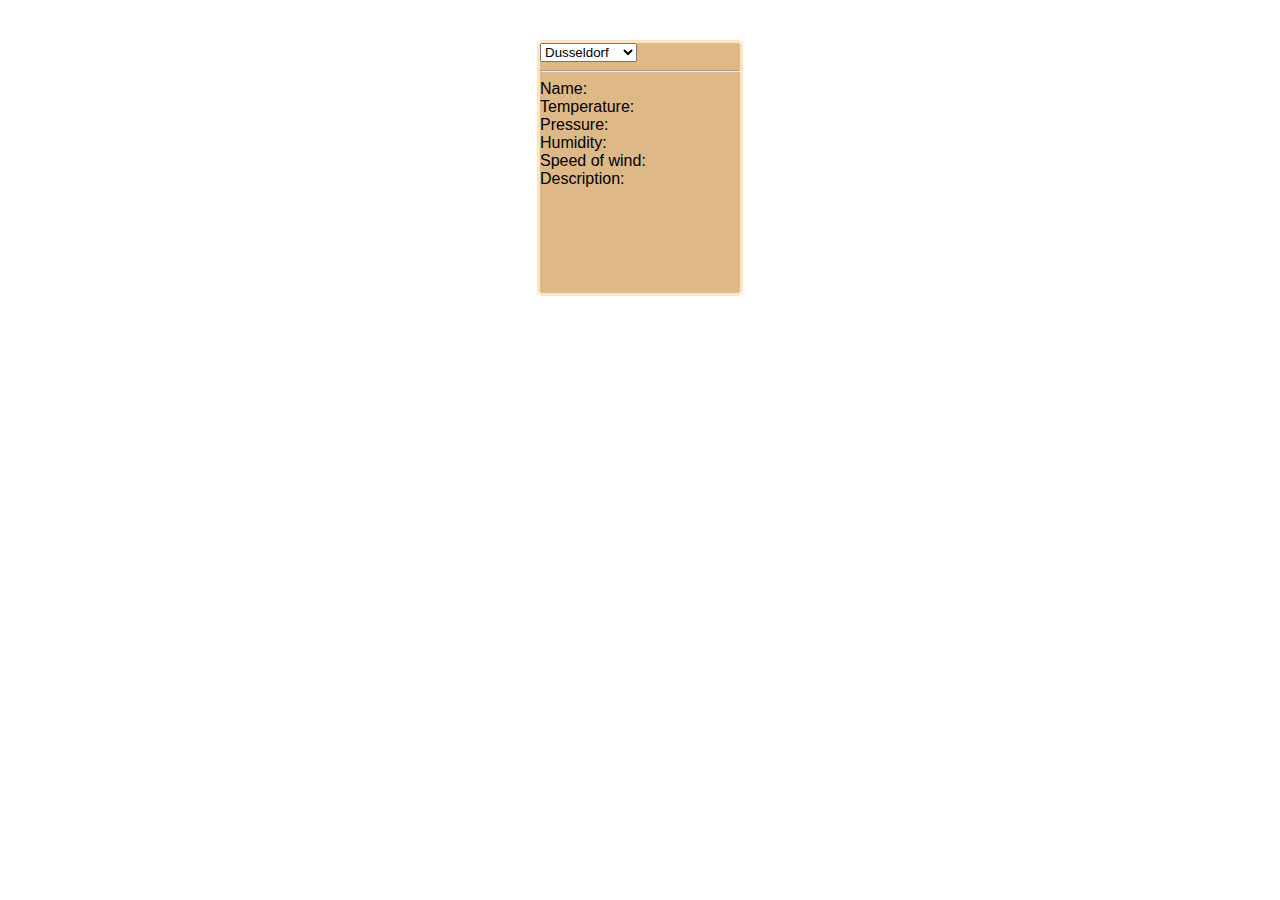
<file: weather_via_API/index.html>
<!DOCTYPE html>
<html lang="ru">

<head>
    <meta charset="UTF-8">
    <meta name="viewport" content="width=device-width, initial-scale=1.0">
    <meta http-equiv="X-UA-Compatible" content="ie=edge">
    <link rel="stylesheet" href="style.css">
    <title>Document</title>
</head>

<body>
    <div class="container">
        <div class="row">
            <div class="col-sm">
                <select id="city">
                    <option value="2934246">Dusseldorf</option>
                    <option value="698740">Odessa</option>
                    <option value="6453366">Oslo</option>
                    <option value="734077">Thessaloniki</option>
                    <select>
                        <hr>
                        <div class="out-1">Name: <span></span></div>
                        <div class="out-2">Temperature: <span></span></div>
                        <div class="out-3">Pressure: <span></span></div>
                        <div class="out-4">Humidity: <span></span></div>
                        <div class="out-5">Speed of wind: <span></span></div>
                        <div class="out-6">Description: <span></span></div>
                        <div class="out-7"><span></span></div>
            </div>
        </div>
    </div>
    <script src="script.js"></script>
</body>

</html>
</file>
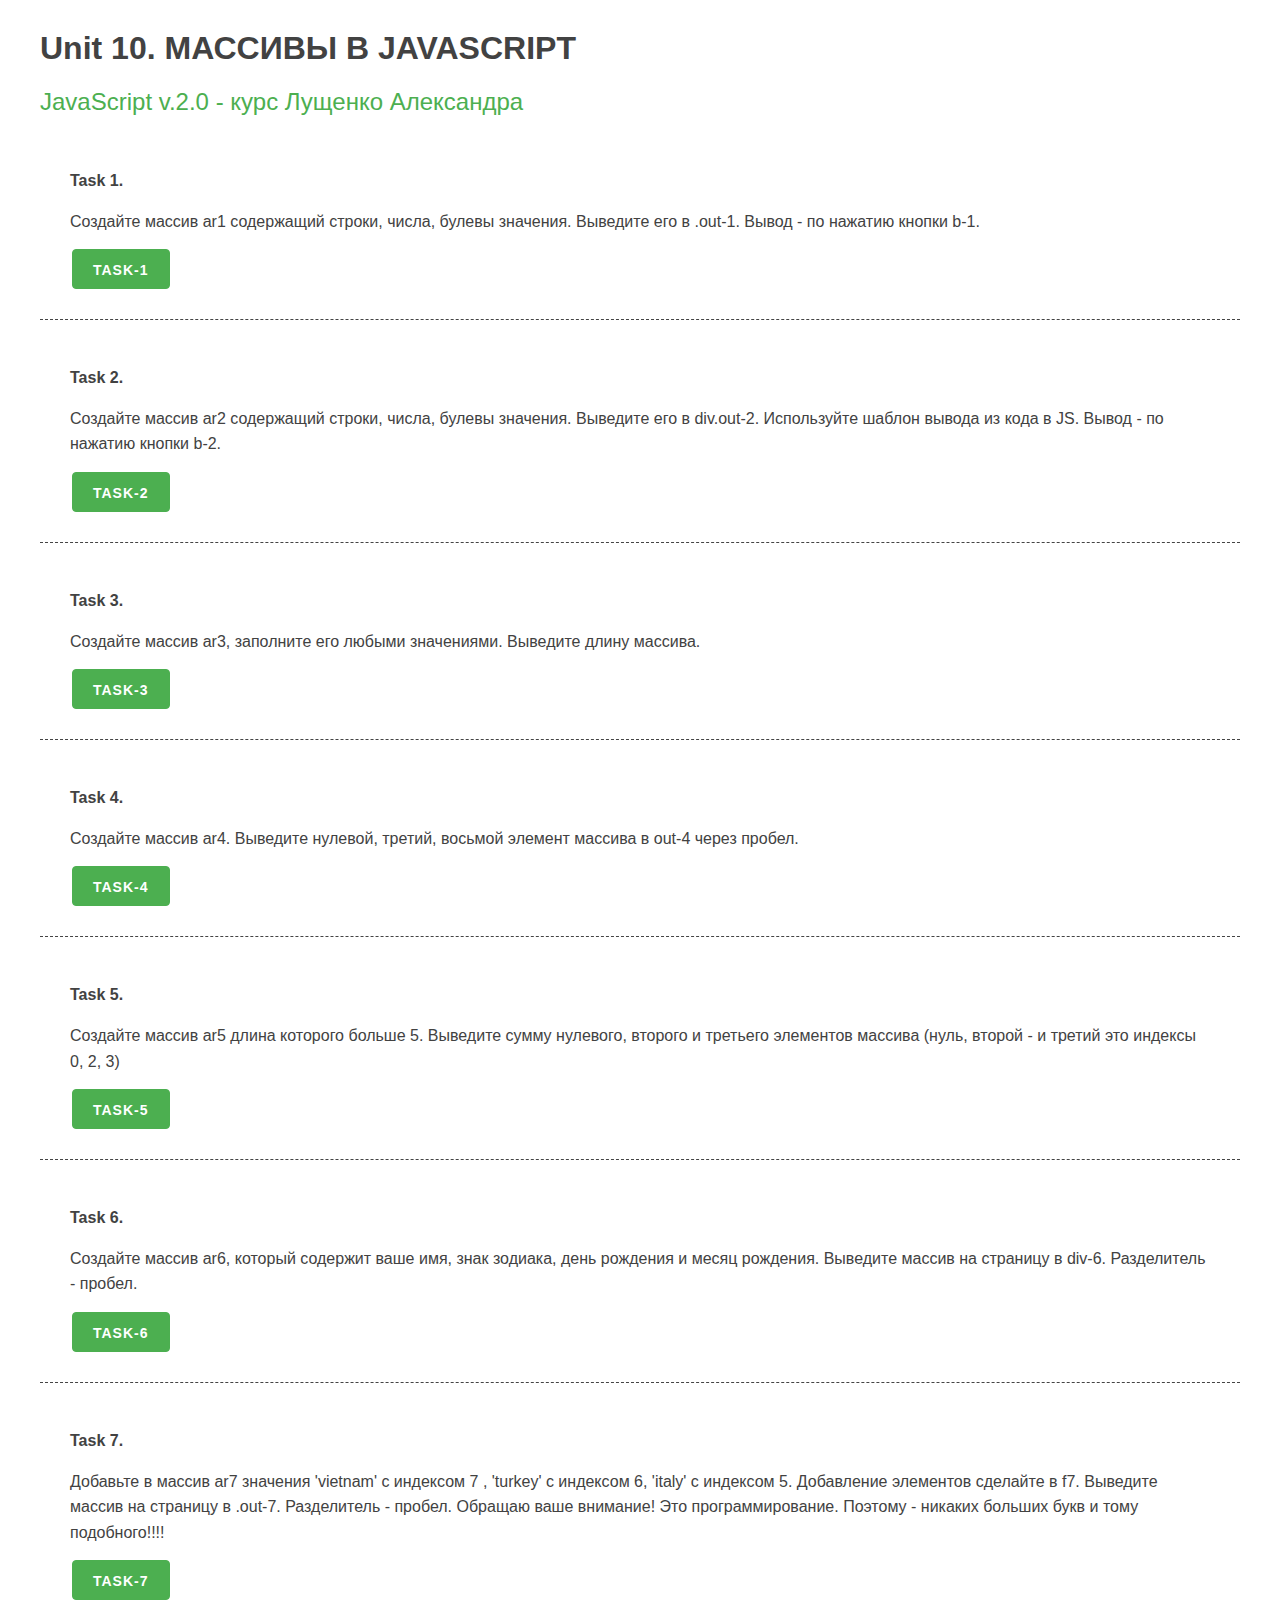
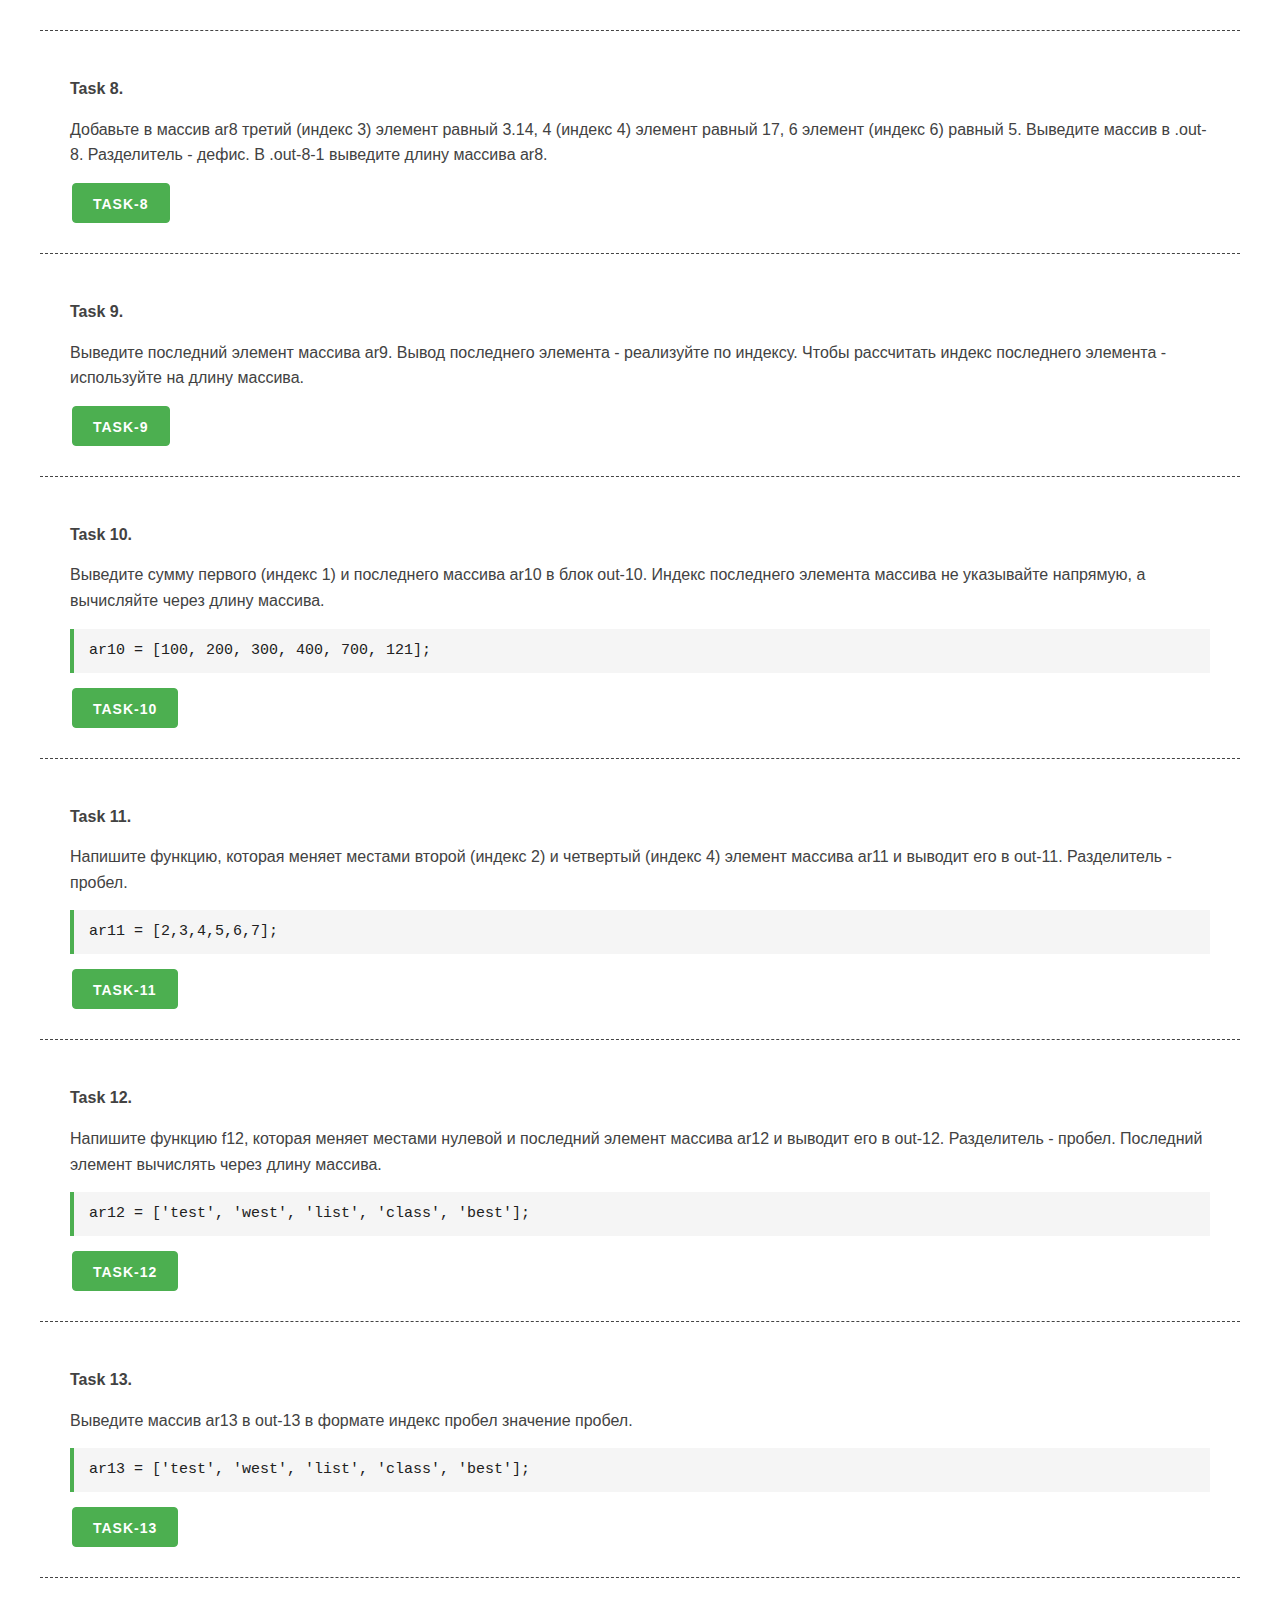
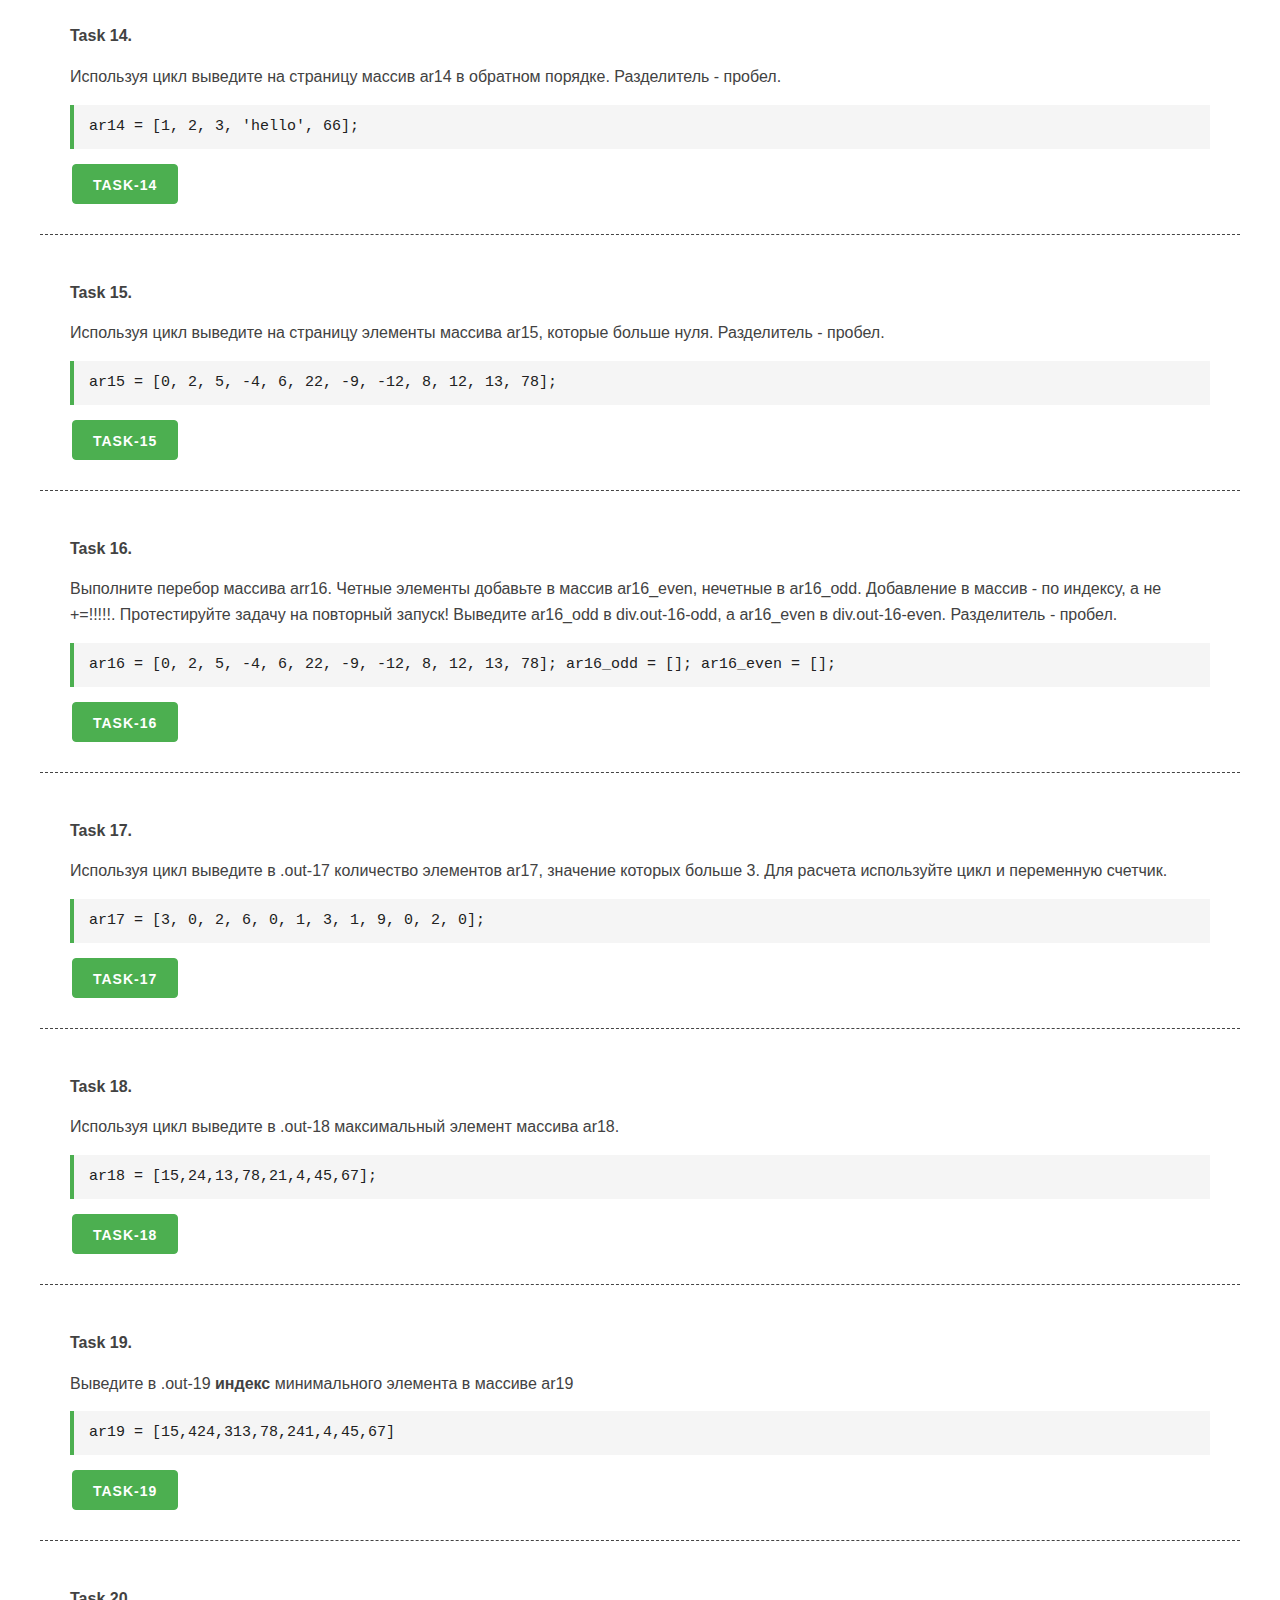
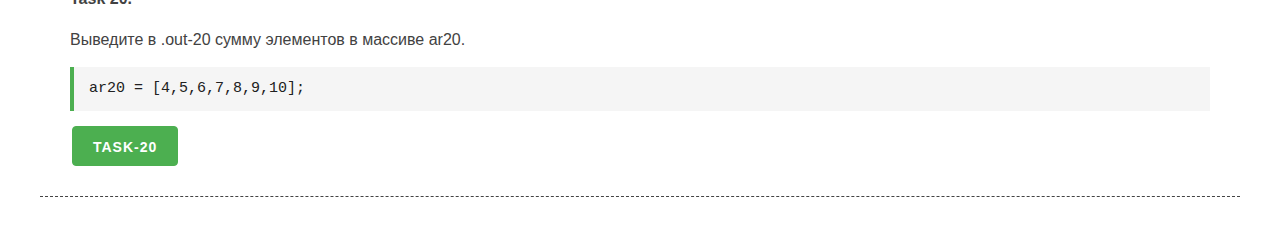
<file: arrays_in_js/unit_10.html>
<!DOCTYPE html>
<html lang="en">

<head>
    <meta charset="UTF-8">
    <meta name="viewport" content="width=device-width, initial-scale=1.0">
    <meta http-equiv="X-UA-Compatible" content="ie=edge">
    <link rel="stylesheet" href="css/mustard-ui.min.css">
    <link rel="stylesheet" href="css/style.css">
    <title>Unit 10</title>
</head>

<body>
    <div class="container">
        <h1>Unit 10. МАССИВЫ В JAVASCRIPT</h1>
        <h2><a href="https://itgid.info/course/javascript-2" target="_blank">JavaScript v.2.0 - курс Лущенко
                Александра</a></h2>

        <section>
            <p><b>Task 1.</b></p>
            <p>Создайте массив ar1 содержащий строки, числа, булевы значения. Выведите его в .out-1. Вывод - по нажатию
                кнопки b-1.</p>
            <button class="button-primary b-1">Task-1</button>
            <div class="out-1"></div>
        </section>

        <section>
            <p><b>Task 2.</b></p>
            <p>Создайте массив ar2 содержащий строки, числа, булевы значения. Выведите его в div.out-2. Используйте
                шаблон вывода из кода в JS. Вывод - по нажатию кнопки b-2.</p>
            <button class="button-primary b-2">Task-2</button>
            <div class="out-2"></div>
        </section>

        <section>
            <p><b>Task 3.</b></p>
            <p>Создайте массив ar3, заполните его любыми значениями. Выведите длину массива.</p>
            <button class="button-primary b-3">Task-3</button>
            <div class="out-3"></div>
        </section>

        <section>
            <p><b>Task 4.</b></p>
            <p>Создайте массив ar4. Выведите нулевой, третий, восьмой элемент массива в out-4 через пробел.</p>
            <button class="button-primary b-4">Task-4</button>
            <div class="out-4"></div>
        </section>

        <section>
            <p><b>Task 5.</b></p>
            <p>Создайте массив ar5 длина которого больше 5. Выведите сумму нулевого, второго и третьего элементов
                массива (нуль, второй - и третий это индексы 0, 2, 3)</p>
            <button class="button-primary b-5">Task-5</button>
            <div class="out-5"></div>
        </section>

        <section>
            <p><b>Task 6.</b></p>
            <p>Создайте массив ar6, который содержит ваше имя, знак зодиака, день рождения и месяц рождения. Выведите
                массив на страницу в div-6. Разделитель - пробел.</p>
            <button class="button-primary b-6">Task-6</button>
            <div class="out-6"></div>
        </section>

        <section>
            <p><b>Task 7.</b></p>
            <p>Добавьте в массив ar7 значения 'vietnam' с индексом 7 , 'turkey' с индексом 6, 'italy' с индексом 5.
                Добавление элементов сделайте в f7. Выведите массив на страницу в .out-7. Разделитель - пробел. Обращаю
                ваше внимание! Это программирование. Поэтому - никаких больших букв и тому подобного!!!!</p>
            <button class="button-primary b-7">Task-7</button>
            <div class="out-7"></div>
        </section>

        <section>
            <p><b>Task 8.</b></p>
            <p>Добавьте в массив ar8 третий (индекс 3) элемент равный 3.14, 4 (индекс 4) элемент равный 17, 6 элемент
                (индекс 6) равный 5. Выведите массив в .out-8. Разделитель - дефис. В .out-8-1 выведите длину массива
                ar8.</p>
            <button class="button-primary b-8">Task-8</button>
            <div class="out-8"></div>
            <div class="out-8-1"></div>
        </section>

        <section>
            <p><b>Task 9.</b></p>
            <p>Выведите последний элемент массива ar9. Вывод последнего элемента - реализуйте по индексу. Чтобы
                рассчитать индекс последнего элемента - используйте на длину массива. </p>
            <button class="button-primary b-9">Task-9</button>
            <div class="out-9"></div>
        </section>

        <section>
            <p><b>Task 10.</b></p>
            <p> Выведите сумму первого (индекс 1) и последнего массива ar10 в блок out-10. Индекс последнего элемента
                массива не указывайте напрямую, а вычисляйте через длину массива.</p>
            <pre>ar10 = [100, 200, 300, 400, 700, 121];</pre>
            <button class="button-primary b-10">Task-10</button>
            <div class="out-10"></div>
        </section>

        <section>
            <p><b>Task 11.</b></p>
            <p>Напишите функцию, которая меняет местами второй (индекс 2) и четвертый (индекс 4) элемент массива ar11 и
                выводит его в out-11. Разделитель - пробел.</p>
            <pre>ar11 = [2,3,4,5,6,7];</pre>
            <button class="button-primary b-11">Task-11</button>
            <div class="out-11"></div>
        </section>

        <section>
            <p><b>Task 12.</b></p>
            <p>Напишите функцию f12, которая меняет местами нулевой и последний элемент массива ar12 и выводит его в
                out-12. Разделитель - пробел. Последний элемент вычислять через длину массива.</p>
            <pre>ar12 = ['test', 'west', 'list', 'class', 'best'];</pre>
            <button class="button-primary b-12">Task-12</button>
            <div class="out-12"></div>
        </section>

        <section>
            <p><b>Task 13.</b></p>
            <p>Выведите массив ar13 в out-13 в формате индекс пробел значение пробел.</p>
            <pre>ar13 = ['test', 'west', 'list', 'class', 'best'];</pre>
            <button class="button-primary b-13">Task-13</button>
            <div class="out-13"></div>
        </section>

        <section>
            <p><b>Task 14.</b></p>
            <p>Используя цикл выведите на страницу массив ar14 в обратном порядке. Разделитель - пробел.</p>
            <pre>ar14 = [1, 2, 3, 'hello', 66];</pre>
            <button class="button-primary b-14">Task-14</button>
            <div class="out-14"></div>
        </section>

        <section>
            <p><b>Task 15.</b></p>
            <p>Используя цикл выведите на страницу элементы массива ar15, которые больше нуля. Разделитель - пробел.</p>
            <pre>ar15 = [0, 2, 5, -4, 6, 22, -9, -12, 8, 12, 13, 78];</pre>
            <button class="button-primary b-15">Task-15</button>
            <div class="out-15"></div>
        </section>

        <section>
            <p><b>Task 16.</b></p>
            <p>Выполните перебор массива arr16. Четные элементы добавьте в массив ar16_even, нечетные в ar16_odd.
                Добавление в массив - по индексу, а не +=!!!!!. Протестируйте задачу на повторный запуск! Выведите
                ar16_odd в div.out-16-odd, а ar16_even в div.out-16-even. Разделитель - пробел.</p>
            <pre>
ar16 = [0, 2, 5, -4, 6, 22, -9, -12, 8, 12, 13, 78];
ar16_odd = [];
ar16_even = [];
        </pre>
            <button class="button-primary b-16">Task-16</button>
            <div class="out-16-even"></div>
            <div class="out-16-odd"></div>
        </section>

        <section>
            <p><b>Task 17.</b></p>
            <p>Используя цикл выведите в .out-17 количество элементов ar17, значение которых больше 3. Для расчета
                используйте цикл и переменную счетчик.</p>
            <pre>ar17 =  [3, 0, 2, 6, 0, 1, 3, 1, 9, 0, 2, 0];</pre>
            <button class="button-primary b-17">Task-17</button>
            <div class="out-17"></div>
        </section>

        <section>
            <p><b>Task 18.</b></p>
            <p>Используя цикл выведите в .out-18 максимальный элемент массива ar18.</p>
            <pre>ar18 =  [15,24,13,78,21,4,45,67];</pre>
            <button class="button-primary b-18">Task-18</button>
            <div class="out-18"></div>
        </section>

        <section>
            <p><b>Task 19.</b></p>
            <p>Выведите в .out-19 <b>индекс</b> минимального элемента в массиве ar19</p>
            <pre>ar19 =  [15,424,313,78,241,4,45,67]</pre>
            <button class="button-primary b-19">Task-19</button>
            <div class="out-19"></div>
        </section>

        <section>
            <p><b>Task 20.</b></p>
            <p>Выведите в .out-20 сумму элементов в массиве ar20.</p>
            <pre> ar20 =  [4,5,6,7,8,9,10];</pre>
            <button class="button-primary b-20">Task-20</button>
            <div class="out-20"></div>
        </section>



    </div>

    <script src="unit_10.js"></script>
</body>

</html>
</file>
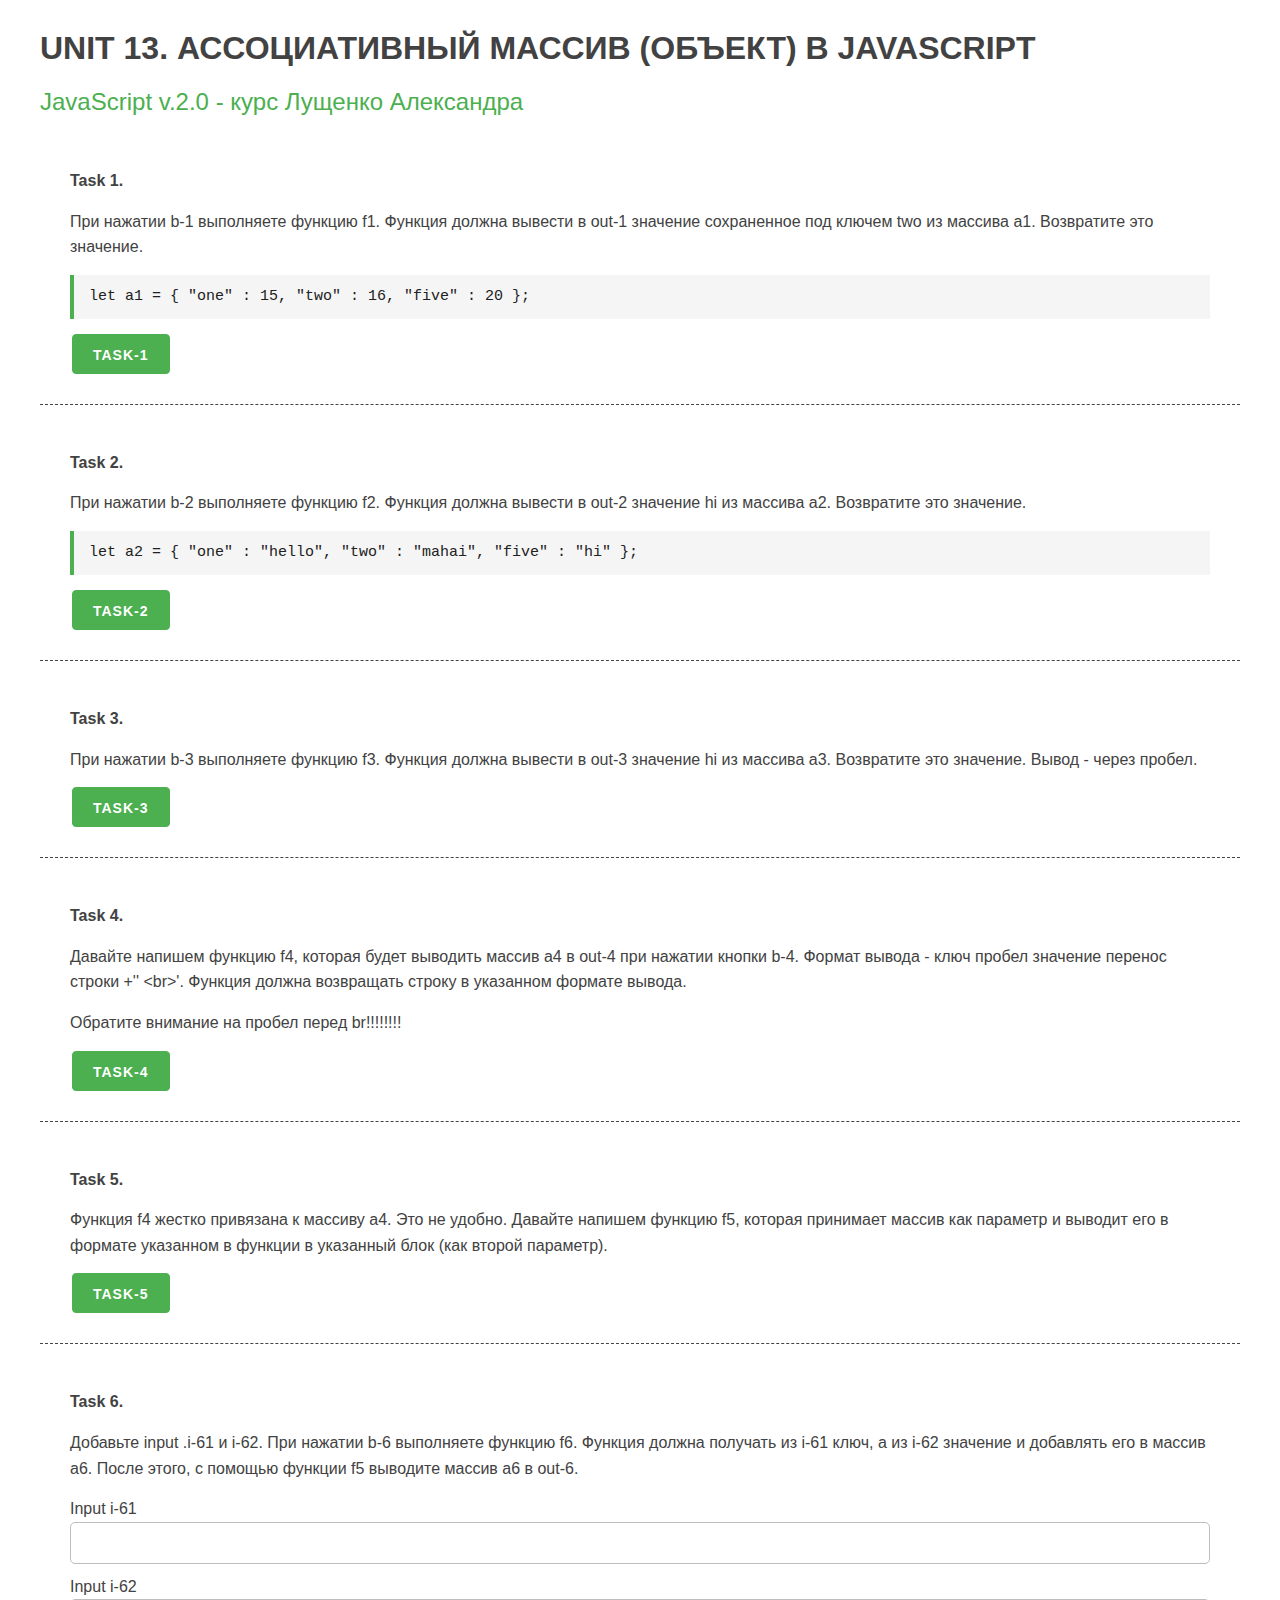
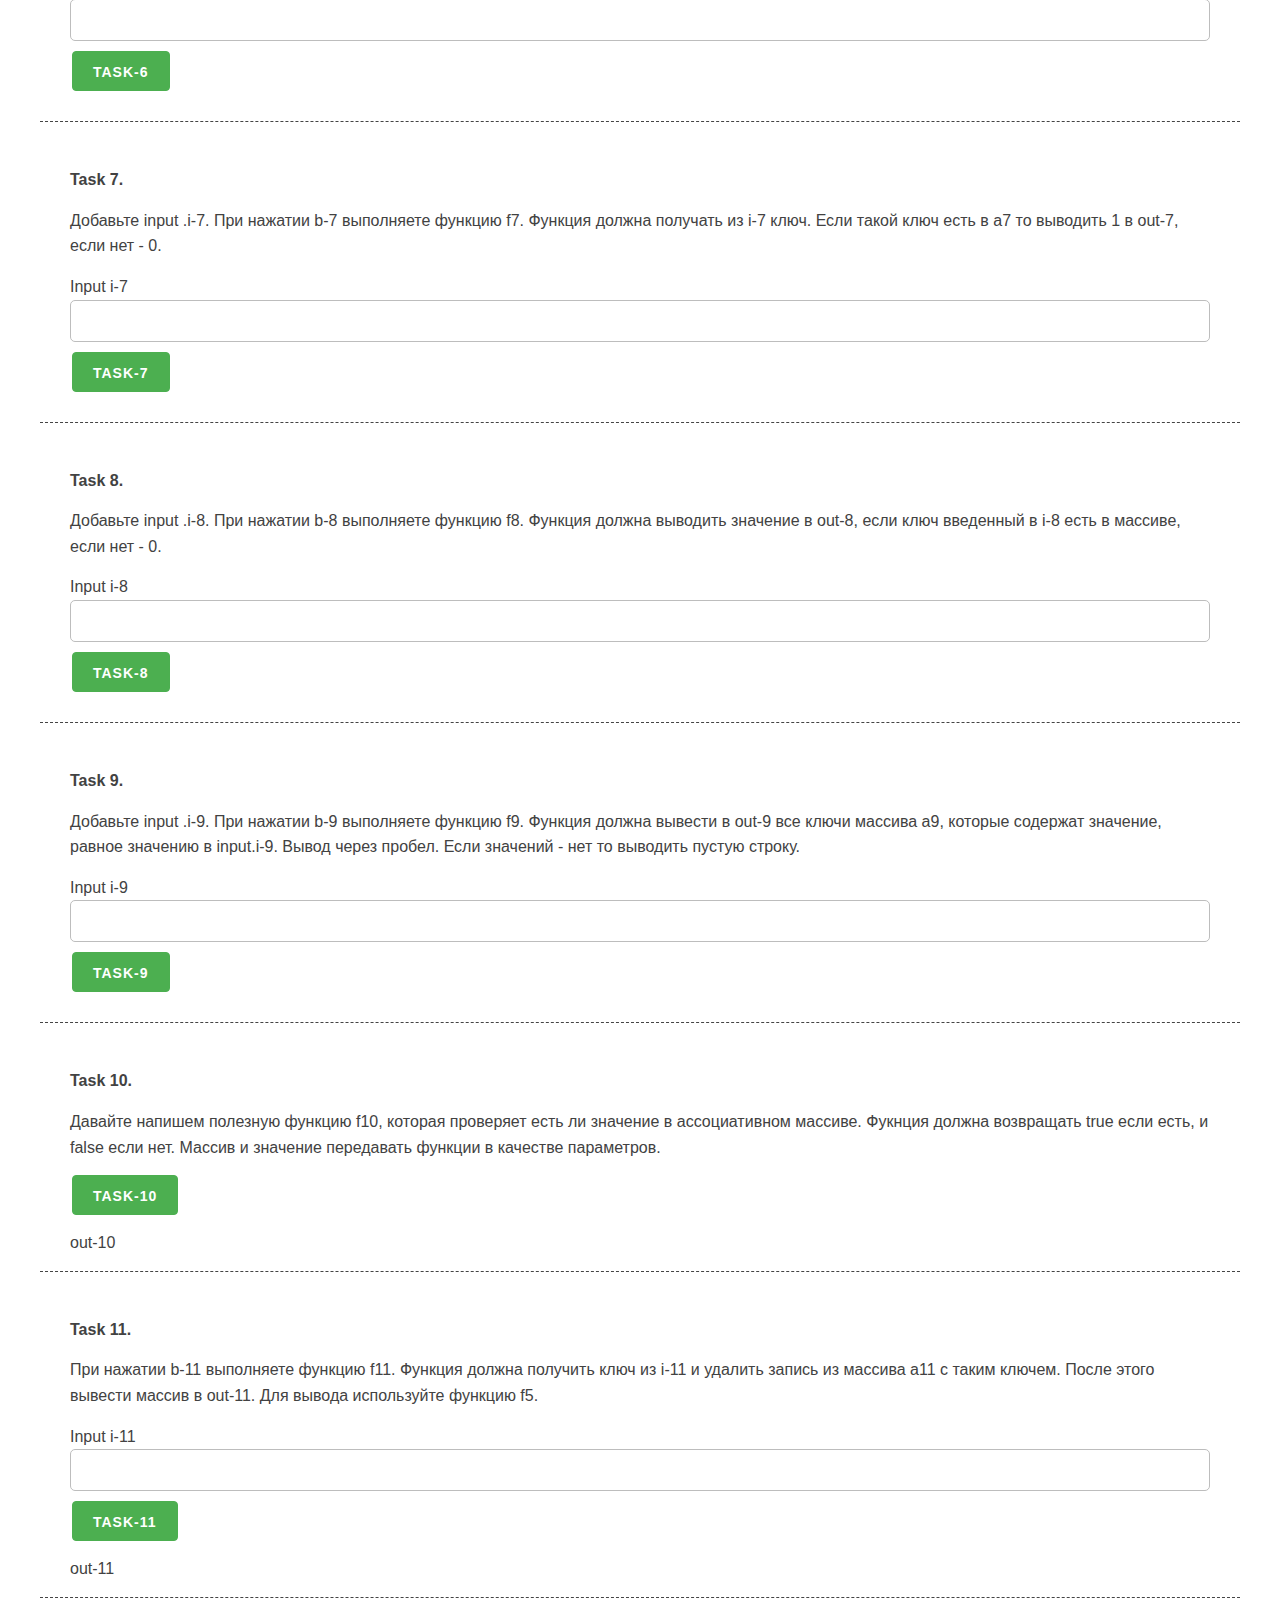
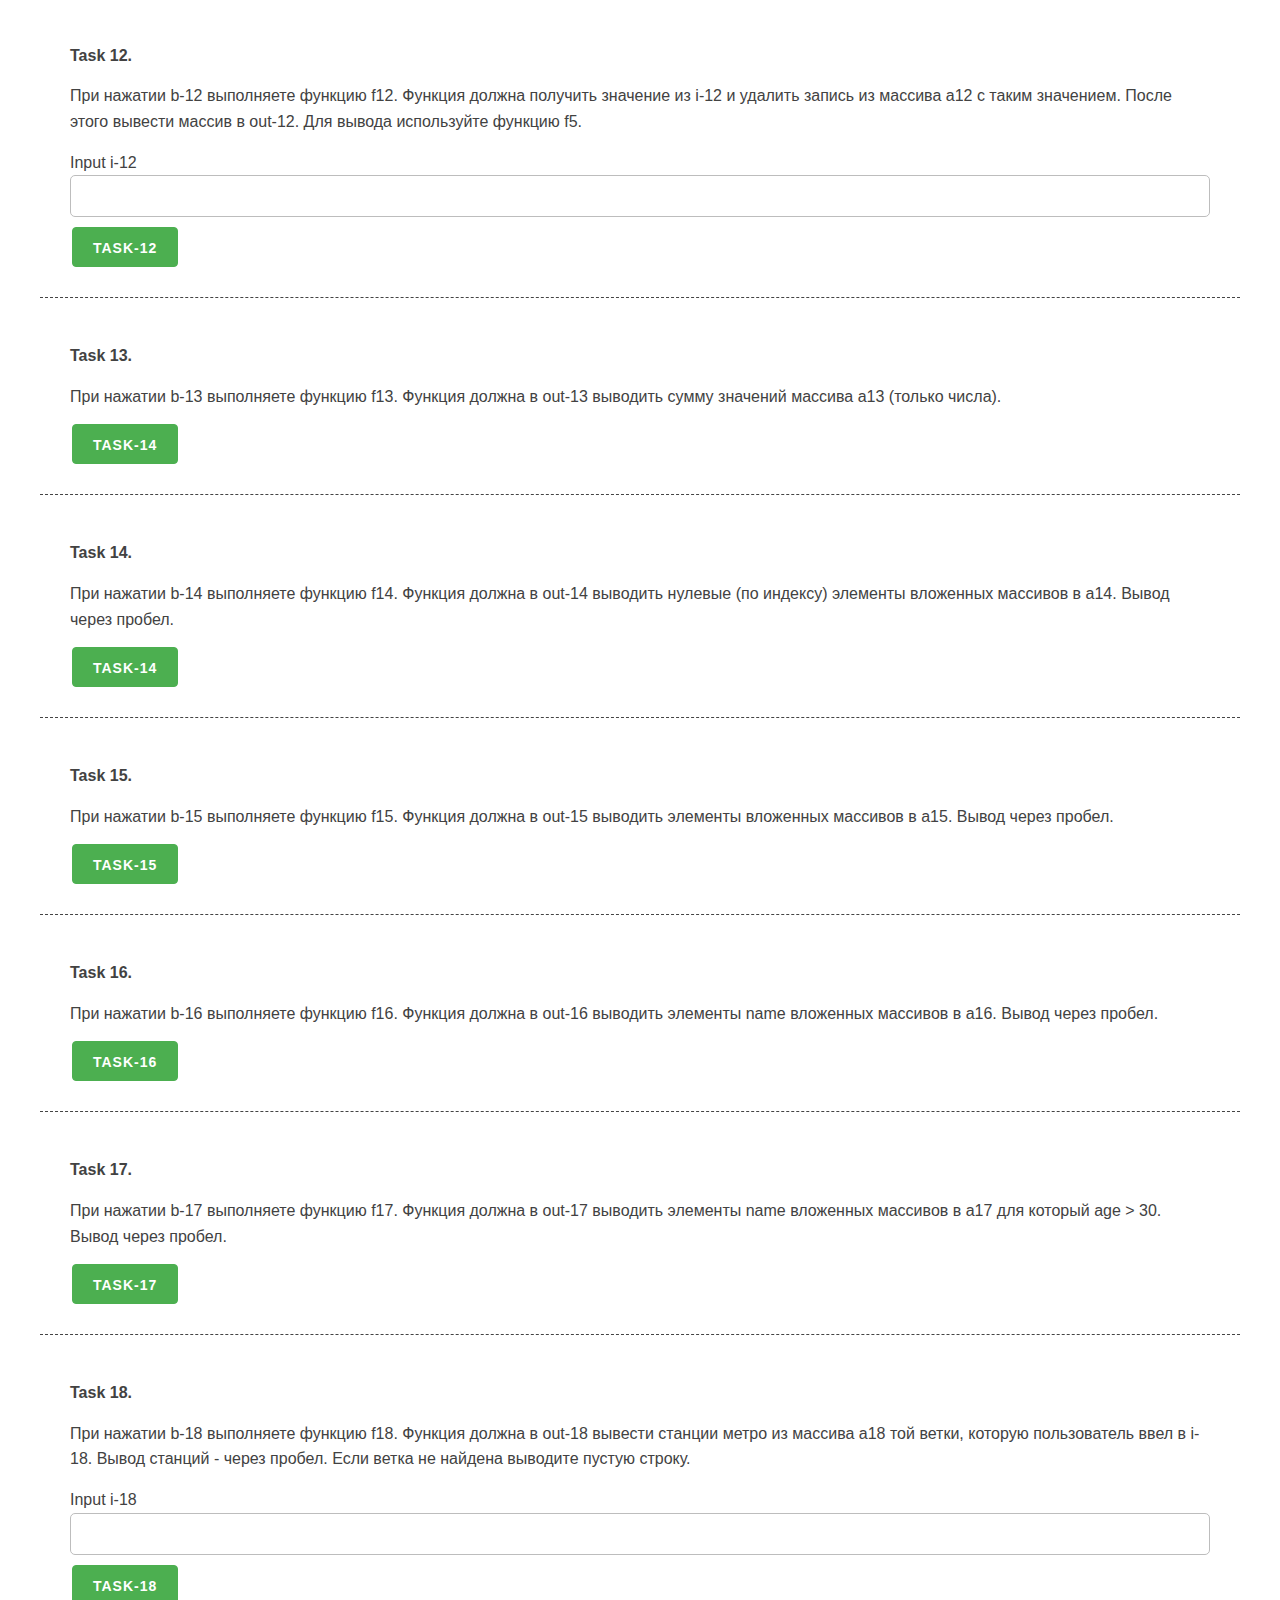
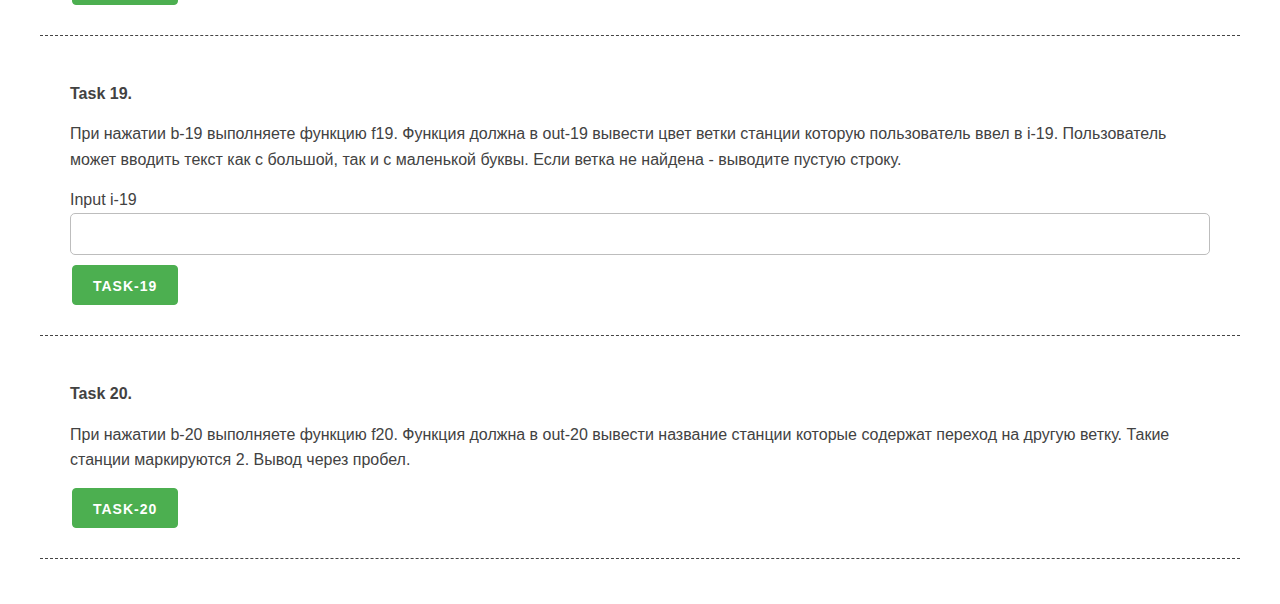
<file: associative_array/unit_13.html>
<!DOCTYPE html>
<html lang="en">

<head>
    <meta charset="UTF-8">
    <meta name="viewport" content="width=device-width, initial-scale=1.0">
    <meta http-equiv="X-UA-Compatible" content="ie=edge">
    <link rel="stylesheet" href="css/mustard-ui.min.css">
    <link rel="stylesheet" href="css/style.css">
    <title>Unit 13</title>
</head>

<body>
    <div class="container">
        <h1>UNIT 13. АССОЦИАТИВНЫЙ МАССИВ (ОБЪЕКТ) В JAVASCRIPT</h1>
        <h2><a href="https://itgid.info/course/javascript-2" target="_blank">JavaScript v.2.0 - курс Лущенко
                Александра</a></h2>

        <section>
            <p><b>Task 1.</b></p>
            <p>При нажатии b-1 выполняете функцию f1. Функция должна вывести в out-1 значение сохраненное под ключем two
                из массива a1. Возвратите это значение.</p>
            <pre>
let a1 = {
"one" : 15,
"two" : 16,
"five" : 20
};
</pre>
            <button class="button-primary b-1">Task-1</button>
            <div class="out-1"></div>
        </section>

        <section>
            <p><b>Task 2.</b></p>
            <p>При нажатии b-2 выполняете функцию f2. Функция должна вывести в out-2 значение hi из массива a2.
                Возвратите это значение.</p>
            <pre>
    let a2 = {
"one" : "hello",
"two" : "mahai",
"five" : "hi"
};
</pre>
            <button class="button-primary b-2">Task-2</button>
            <div class="out-2"></div>
        </section>

        <section>
            <p><b>Task 3.</b></p>
            <p>При нажатии b-3 выполняете функцию f3. Функция должна вывести в out-3 значение hi из массива a3.
                Возвратите это значение. Вывод - через пробел.</p>
            <button class="button-primary b-3">Task-3</button>
            <div class="out-3"></div>
        </section>

        <section>
            <p><b>Task 4.</b></p>
            <p>Давайте напишем функцию f4, которая будет выводить массив a4 в out-4 при нажатии кнопки b-4. Формат
                вывода - ключ пробел значение перенос строки +'&#x27; &#x3C;br&#x3E;'. Функция должна возвращать строку
                в указанном формате вывода.</p>
            <p> Обратите внимание на пробел перед br!!!!!!!!</p>
            <button class="button-primary b-4">Task-4</button>
            <div class="out-4"></div>
        </section>

        <section>
            <p><b>Task 5.</b></p>
            <p>Функция f4 жестко привязана к массиву a4. Это не удобно. Давайте напишем функцию f5, которая принимает
                массив как параметр и выводит его в формате указанном в функции в указанный блок (как второй параметр).
            </p>
            <button class="button-primary b-5">Task-5</button>
            <div class="out-5"></div>
        </section>

        <section>
            <p><b>Task 6.</b></p>
            <p> Добавьте input .i-61 и i-62. При нажатии b-6 выполняете функцию f6. Функция должна получать из i-61
                ключ, а из i-62 значение и добавлять его в массив a6. После этого, с помощью функции f5 выводите массив
                a6 в out-6.</p>
            <div class="form-control">Input i-61 <input type="text" class="i-61"></div>
            <div class="form-control">Input i-62 <input type="text" class="i-62"></div>
            <button class="button-primary b-6">Task-6</button>
            <div class="out-6"></div>
        </section>

        <section>
            <p><b>Task 7.</b></p>
            <p> Добавьте input .i-7. При нажатии b-7 выполняете функцию f7. Функция должна получать из i-7 ключ. Если
                такой ключ есть в a7 то выводить 1 в out-7, если нет - 0.</p>
            <div class="form-control">Input i-7 <input type="text" class="i-7"></div>
            <button class="button-primary b-7">Task-7</button>
            <div class="out-7"></div>
        </section>

        <section>
            <p><b>Task 8.</b></p>
            <p>Добавьте input .i-8. При нажатии b-8 выполняете функцию f8. Функция должна выводить значение в out-8,
                если ключ введенный в i-8 есть в массиве, если нет - 0.</p>
            <div class="form-control">Input i-8 <input type="text" class="i-8"></div>
            <button class="button-primary b-8">Task-8</button>
            <div class="out-8"></div>
        </section>

        <section>
            <p><b>Task 9.</b></p>
            <p>Добавьте input .i-9. При нажатии b-9 выполняете функцию f9. Функция должна вывести в out-9 все ключи
                массива a9, которые содержат значение, равное значению в input.i-9. Вывод через пробел. Если значений -
                нет то выводить пустую строку. </p>
            <div class="form-control">Input i-9 <input type="text" class="i-9"></div>
            <button class="button-primary b-9">Task-9</button>
            <div class="out-9"></div>
        </section>

        <section>
            <p><b>Task 10.</b></p>
            <p>Давайте напишем полезную функцию f10, которая проверяет есть ли значение в ассоциативном массиве. Фукнция
                должна возвращать true если есть, и false если нет. Массив и значение передавать функции в качестве
                параметров.</p>
            <button class="button-primary b-10">Task-10</button>
            <div class="out-10">out-10</div>
        </section>

        <section>
            <p><b>Task 11.</b></p>
            <p>При нажатии b-11 выполняете функцию f11. Функция должна получить ключ из i-11 и удалить запись из массива
                a11 с таким ключем. После этого вывести массив в out-11. Для вывода используйте функцию f5.</p>
            <div class="form-control">Input i-11 <input type="text" class="i-11"></div>
            <button class="button-primary b-11">Task-11</button>
            <div class="out-11">out-11</div>
        </section>

        <section>
            <p><b>Task 12.</b></p>
            <p> При нажатии b-12 выполняете функцию f12. Функция должна получить значение из i-12 и удалить запись из
                массива a12 с таким значением. После этого вывести массив в out-12. Для вывода используйте функцию f5.
            </p>
            <div class="form-control">Input i-12 <input type="text" class="i-12"></div>

            <button class="button-primary b-12">Task-12</button>
            <div class="out-12"></div>
        </section>

        <section>
            <p><b>Task 13.</b></p>
            <p> При нажатии b-13 выполняете функцию f13. Функция должна в out-13 выводить сумму значений массива a13
                (только числа).</p>
            <button class="button-primary b-13">Task-14</button>
            <div class="out-13"></div>
        </section>

        <section>
            <p><b>Task 14.</b></p>
            <p>При нажатии b-14 выполняете функцию f14. Функция должна в out-14 выводить нулевые (по индексу) элементы
                вложенных массивов в a14. Вывод через пробел.</p>
            <button class="button-primary b-14">Task-14</button>
            <div class="out-14"></div>
        </section>

        <section>
            <p><b>Task 15.</b></p>
            <p>При нажатии b-15 выполняете функцию f15. Функция должна в out-15 выводить элементы вложенных массивов в
                a15. Вывод через пробел.</p>
            <button class="button-primary b-15">Task-15</button>
            <div class="out-15"></div>
        </section>

        <section>
            <p><b>Task 16.</b></p>
            <p>При нажатии b-16 выполняете функцию f16. Функция должна в out-16 выводить элементы name вложенных
                массивов в a16. Вывод через пробел.</p>
            <button class="button-primary b-16">Task-16</button>
            <div class="out-16"></div>
        </section>

        <section>
            <p><b>Task 17.</b></p>
            <p> При нажатии b-17 выполняете функцию f17. Функция должна в out-17 выводить элементы name вложенных
                массивов в a17 для который age > 30. Вывод через пробел.</p>
            <button class="button-primary b-17">Task-17</button>
            <div class="out-17"></div>
        </section>

        <section>
            <p><b>Task 18.</b></p>
            <p>При нажатии b-18 выполняете функцию f18. Функция должна в out-18 вывести станции метро из массива a18 той
                ветки, которую пользователь ввел в i-18. Вывод станций - через пробел. Если ветка не найдена выводите
                пустую строку.</p>
            <div class="form-control">Input i-18 <input type="text" class="i-18"></div>
            <button class="button-primary b-18">Task-18</button>
            <div class="out-18"></div>
        </section>

        <section>
            <p><b>Task 19.</b></p>
            <p> При нажатии b-19 выполняете функцию f19. Функция должна в out-19 вывести цвет ветки станции которую
                пользователь ввел в i-19. Пользователь может вводить текст как с большой, так и с маленькой буквы. Если
                ветка не найдена - выводите пустую строку.</p>
            <div class="form-control">Input i-19 <input type="text" class="i-19"></div>
            <button class="button-primary b-19">Task-19</button>
            <div class="out-19"></div>
        </section>

        <section>
            <p><b>Task 20.</b></p>
            <p>При нажатии b-20 выполняете функцию f20. Функция должна в out-20 вывести название станции которые
                содержат переход на другую ветку. Такие станции маркируются 2. Вывод через пробел.</p>
            <button class="button-primary b-20">Task-20</button>
            <div class="out-20"></div>
        </section>

    </div>

    <script src="unit_13.js"></script>
</body>

</html>
</file>
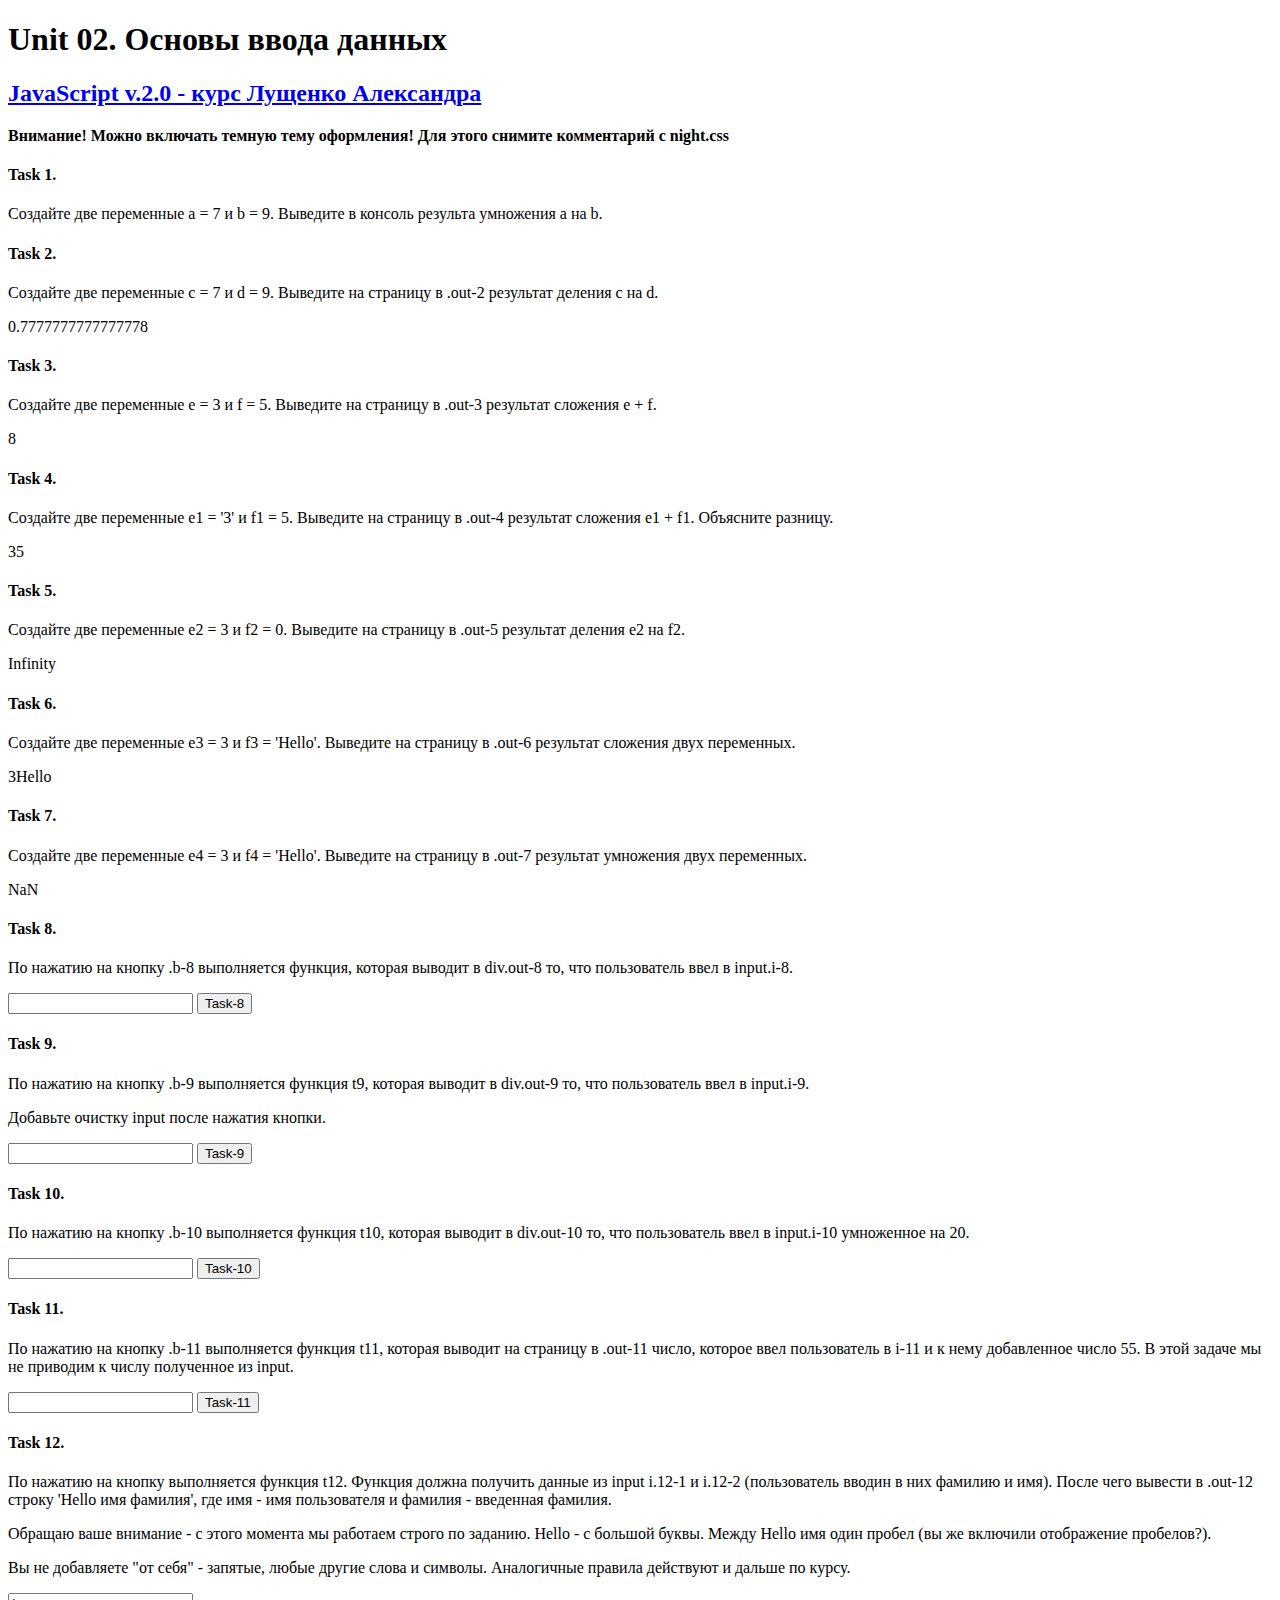
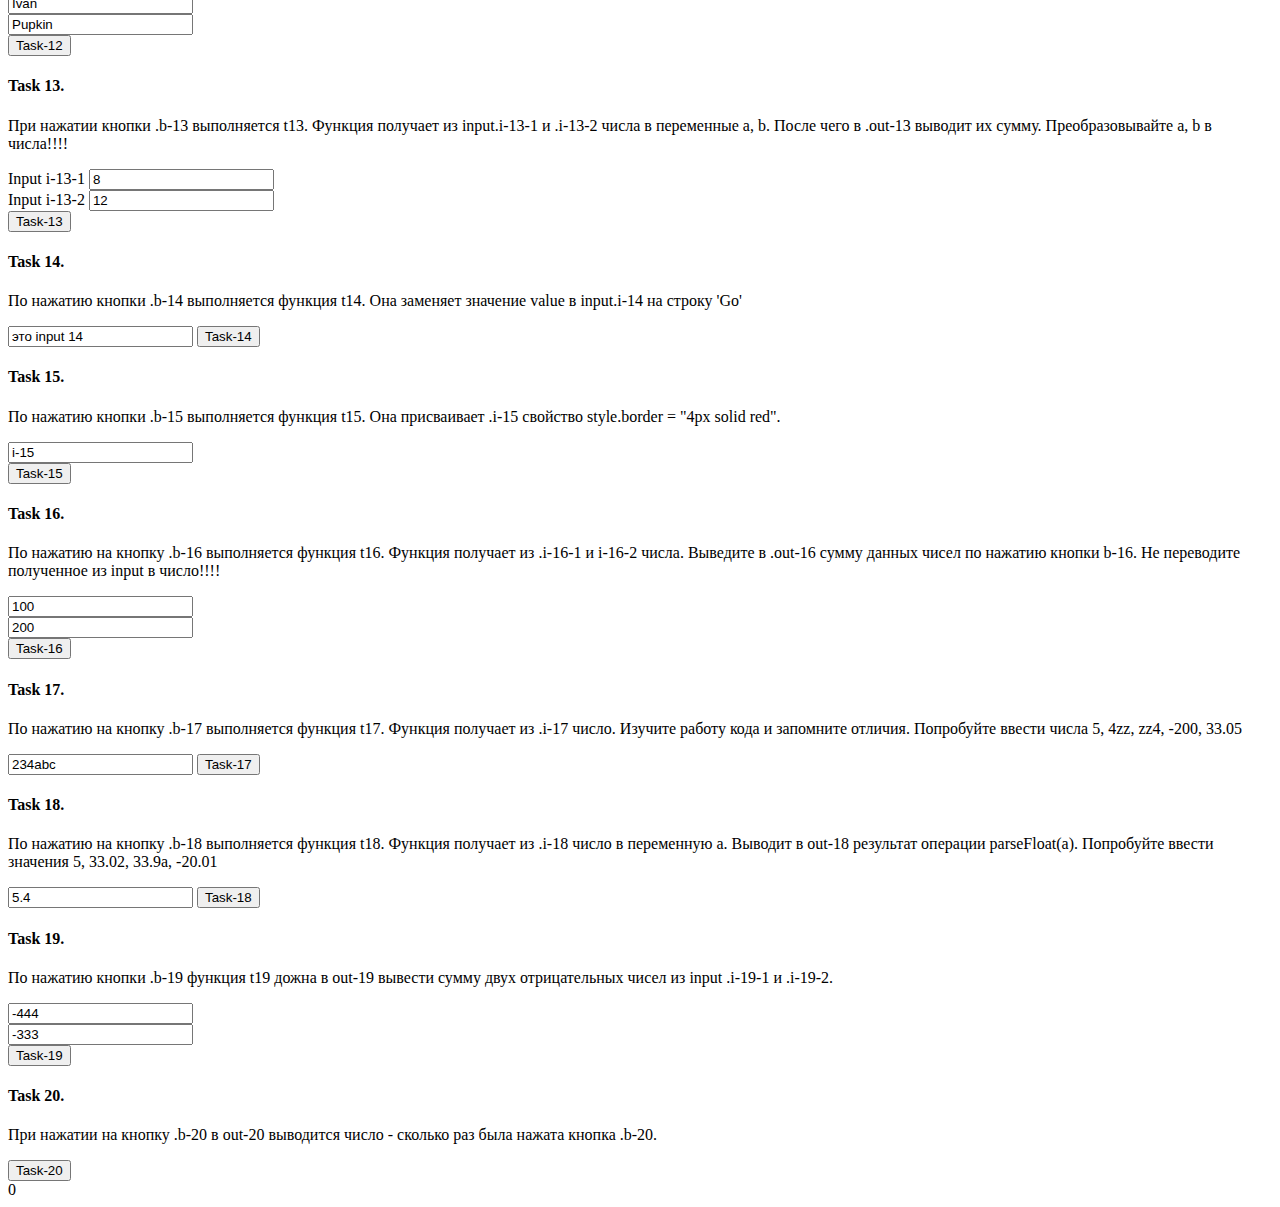
<file: data_input/unit_02.html>
<!DOCTYPE html>
<html lang="ru">

<head>
    <meta charset="UTF-8">
    <meta name="viewport" content="width=device-width, initial-scale=1.0">
    <meta http-equiv="X-UA-Compatible" content="ie=edge">
    <link rel="shortcut icon" href="https://itgid.info/img/favicon/favicon.ico" type="image/x-icon">
    <link rel="stylesheet" href="https://itgid.info/css/skeleton.css">
    <link rel="stylesheet" href="https://itgid.info/css/style_js20.css">
    <!-- Ночной режим CSS удалите комментарий -->
    <!-- <link rel="stylesheet" href="https://itgid.info/css/night.css"> -->
    <title>JS 2.0. Unit 02</title>
</head>

<body>
    <div class="container">
        <h1>Unit 02. Основы ввода данных </h1>
        <h2><a href="https://itgid.info/course/javascript-2" target="_blank">JavaScript v.2.0 - курс Лущенко
                Александра</a></h2>
        <p class="text-orange"><b>Внимание! Можно включать темную тему оформления! Для этого снимите комментарий с
                night.css</b></p>

        <section>
            <h4>Task 1.</h4>
            <p>Создайте две переменные a = 7 и b = 9. Выведите в консоль результа умножения a на b.</p>

        </section>

        <section>
            <h4>Task 2.</h4>
            <p>Создайте две переменные c = 7 и d = 9. Выведите на страницу в .out-2 результат деления c на d.</p>
            <div class="out-2"></div>
        </section>

        <section>
            <h4>Task 3.</h4>
            <p>Создайте две переменные e = 3 и f = 5. Выведите на страницу в .out-3 результат сложения e + f.</p>
            <div class="out-3"></div>

        </section>

        <section>
            <h4>Task 4.</h4>
            <p>Создайте две переменные e1 = '3' и f1 = 5. Выведите на страницу в .out-4 результат сложения e1 + f1.
                Объясните разницу. </p>
            <div class="out-4"></div>
        </section>

        <section>
            <h4>Task 5.</h4>
            <p>Создайте две переменные e2 = 3 и f2 = 0. Выведите на страницу в .out-5 результат деления e2 на f2.</p>
            <div class="out-5"></div>
        </section>

        <section>
            <h4>Task 6.</h4>
            <p>Создайте две переменные e3 = 3 и f3 = 'Hello'. Выведите на страницу в .out-6 результат сложения двух
                переменных. </p>
            <div class="out-6"></div>
        </section>

        <section>
            <h4>Task 7.</h4>
            <p>Создайте две переменные e4 = 3 и f4 = 'Hello'. Выведите на страницу в .out-7 результат умножения двух
                переменных.</p>
            <div class="out-7"></div>
        </section>

        <section>
            <h4>Task 8.</h4>
            <p>По нажатию на кнопку .b-8 выполняется функция, которая выводит в div.out-8 то, что пользователь ввел в
                input.i-8.</p>
            <input type="text" class="i-8">
            <button class="button-primary b-8">Task-8</button>
            <div class="out-8"></div>
        </section>

        <section>
            <h4>Task 9.</h4>
            <p>По нажатию на кнопку .b-9 выполняется функция t9, которая выводит в div.out-9 то, что пользователь ввел в
                input.i-9.</p>
            <p>Добавьте очистку input после нажатия кнопки. </p>
            <input type="number" class="i-9">
            <button class="button-primary b-9">Task-9</button>
            <div class="out-9"></div>
        </section>

        <section>
            <h4>Task 10.</h4>
            <p>По нажатию на кнопку .b-10 выполняется функция t10, которая выводит в div.out-10 то, что пользователь
                ввел в input.i-10 умноженное на 20.</p>
            <input type="number" class="i-10">
            <button class="button-primary b-10">Task-10</button>
            <div class="out-10"></div>
        </section>

        <section>
            <h4>Task 11.</h4>
            <p>По нажатию на кнопку .b-11 выполняется функция t11, которая выводит на страницу в .out-11 число, которое
                ввел
                пользователь в i-11 и к нему добавленное число 55. В этой задаче мы не приводим к числу полученное из
                input.</p>
            <input type="number" class="i-11">
            <button class="button-primary b-11">Task-11</button>
            <div class="out-11"></div>
        </section>

        <section>
            <h4>Task 12.</h4>
            <p>По нажатию на кнопку выполняется функция t12. Функция должна получить данные из input i.12-1 и i.12-2
                (пользователь
                вводин в них фамилию и имя). После чего вывести в .out-12 строку 'Hello имя фамилия', где имя - имя
                пользователя и
                фамилия - введенная фамилия.</p>
            <p class="text-orange">Обращаю ваше внимание - с этого момента мы работаем строго по заданию. Hello - с
                большой
                буквы. Между Hello имя один пробел (вы же включили отображение пробелов?).</p>
            <p class="text-orange">Вы не добавляете "от себя" - запятые, любые другие слова и символы. Аналогичные
                правила действуют и дальше по курсу.</p>
            <div><input type="text" class="i-12-1" value="Ivan"></div>
            <div><input type="text" class="i-12-2" value="Pupkin"></div>
            <button class="button-primary b-12">Task-12</button>
            <div class="out-12"></div>
        </section>

        <section>
            <h4>Task 13.</h4>
            <p>При нажатии кнопки .b-13 выполняется t13. Функция получает из input.i-13-1 и .i-13-2 числа в переменные
                a, b. После чего
                в .out-13 выводит их сумму. Преобразовывайте a, b в числа!!!!</p>
            <div>Input i-13-1 <input type="text" class="i-13-1" value="8"></div>
            <div>Input i-13-2 <input type="text" class="i-13-2" value="12"></div>
            <button class="button-primary b-13">Task-13</button>
            <div class="out-13"></div>
        </section>

        <section>
            <h4>Task 14.</h4>
            <p>По нажатию кнопки .b-14 выполняется функция t14. Она заменяет значение value в input.i-14 на строку 'Go'
            </p>
            <input type="text" class="i-14" value="это input 14">
            <button class="button-primary b-14">Task-14</button>
        </section>

        <section>
            <h4>Task 15.</h4>
            <p>По нажатию кнопки .b-15 выполняется функция t15. Она присваивает .i-15 свойство style.border = "4px solid
                red".</p>
            <div><input type="text" class="i-15" value="i-15"></div>

            <button class="button-primary b-15">Task-15</button>
        </section>


        <section>
            <h4>Task 16.</h4>
            <p>По нажатию на кнопку .b-16 выполняется функция t16. Функция получает из .i-16-1 и i-16-2 числа. Выведите
                в .out-16 сумму данных чисел по нажатию кнопки b-16. Не переводите полученное из input в число!!!!</p>
            <div><input type="number" class="i-16-1" value="100"></div>
            <div><input type="number" class="i-16-2" value="200"></div>
            <button class="button-primary b-16">Task-16</button>
            <div class="out-16"></div>
        </section>

        <section>
            <h4>Task 17.</h4>
            <p>По нажатию на кнопку .b-17 выполняется функция t17. Функция получает из .i-17 число. Изучите работу кода
                и запомните
                отличия. Попробуйте ввести числа 5, 4zz, zz4, -200, 33.05</p>
            <input type="text" class="i-17" value="234abc">
            <button class="button-primary b-17">Task-17</button>
            <div class="out-17-1"></div>
            <div class="out-17-2"></div>
            <div class="out-17-3"></div>
        </section>

        <section>
            <h4>Task 18.</h4>
            <p>По нажатию на кнопку .b-18 выполняется функция t18. Функция получает из .i-18 число в переменную a.
                Выводит в out-18
                результат операции parseFloat(a). Попробуйте ввести значения 5, 33.02, 33.9a, -20.01</p>
            <input type="text" class="i-18" value="5.4">

            <button class="button-primary b-18">Task-18</button>
            <div class="out-18"></div>
        </section>

        <section>
            <h4>Task 19.</h4>
            <p>По нажатию кнопки .b-19 функция t19 дожна в out-19 вывести сумму двух отрицательных чисел из input
                .i-19-1 и .i-19-2.</p>
            <div><input type="number" class="i-19-1" value="-444"></div>
            <div><input type="number" class="i-19-2" value="-333"></div>
            <button class="button-primary b-19">Task-19</button>
            <div class="out-19"></div>
        </section>

        <section>
            <h4>Task 20.</h4>
            <p>При нажатии на кнопку .b-20 в out-20 выводится число - сколько раз была нажата кнопка .b-20. </p>
            <button class="button-primary b-20">Task-20</button>
            <div class="out-20">0</div>
        </section>

    </div>

    <script src="unit_02.js"></script>
</body>

</html>
</file>
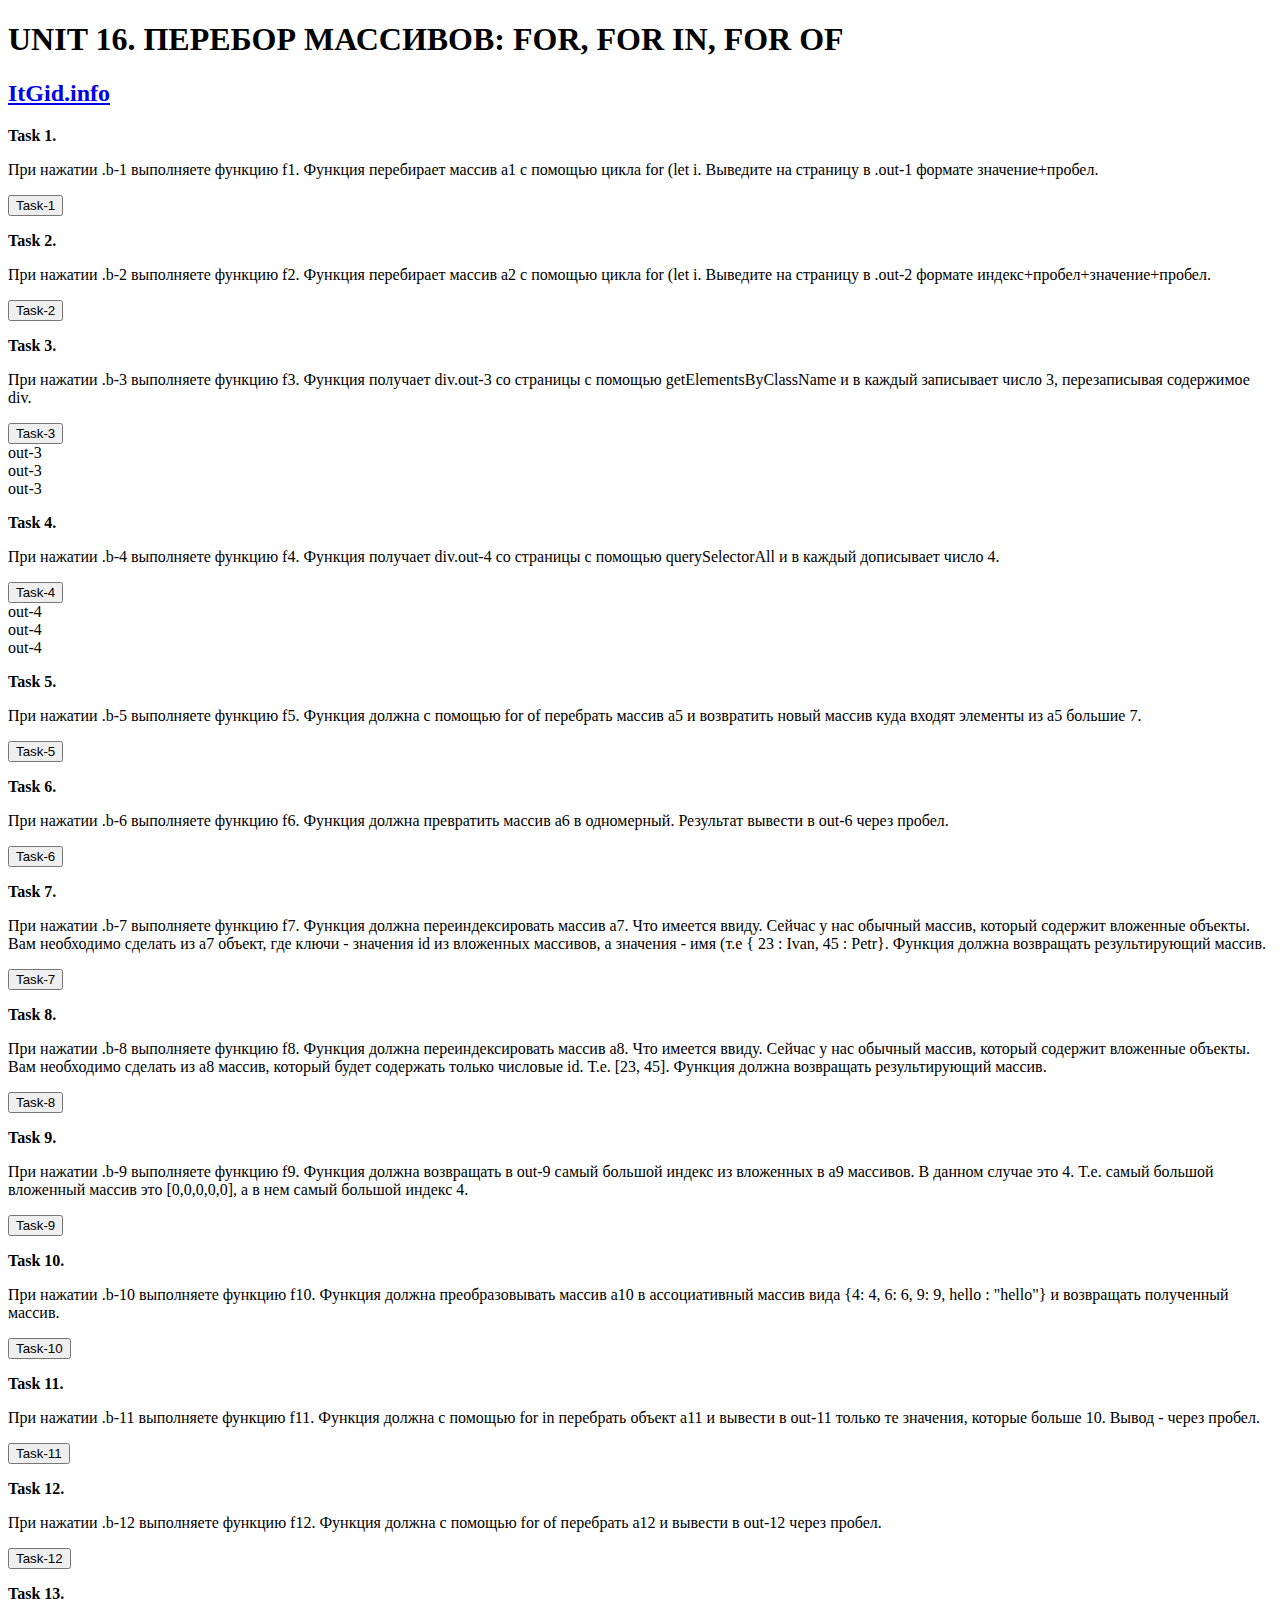
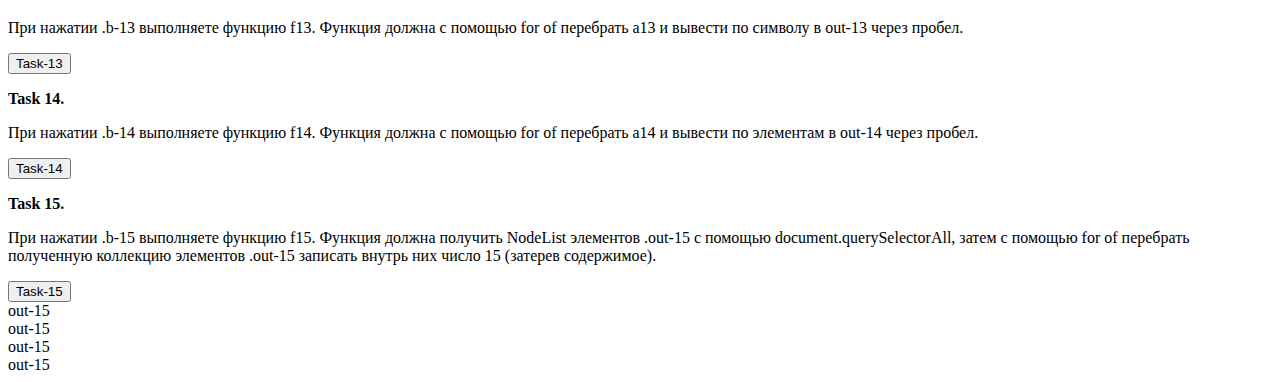
<file: for_in_for_of/unit_16.html>
<!DOCTYPE html>
<html lang="en">

<head>
    <meta charset="UTF-8">
    <meta name="viewport" content="width=device-width, initial-scale=1.0">
    <meta http-equiv="X-UA-Compatible" content="ie=edge">
    <link rel="stylesheet" href="https://itgid.info/css/mustard-ui.min.css">
    <link rel="stylesheet" href="https://itgid.info/css/js_2_0.css">
    <title>Unit 16</title>
</head>

<body>
<div class="container">
    <h1>UNIT 16. ПЕРЕБОР МАССИВОВ: FOR, FOR IN, FOR OF</h1>
    <h2><a href="https://itgid.info">ItGid.info</a></h2>

    <section>
        <p><b>Task 1.</b></p>
        <p>При нажатии .b-1 выполняете функцию f1. Функция перебирает массив a1 c помощью цикла for (let i. Выведите на страницу в .out-1 формате значение+пробел.</p>
        <button class="button-primary b-1">Task-1</button>
        <div class="out-1"></div>
    </section>

    <section>
        <p><b>Task 2.</b></p>
        <p>При нажатии .b-2 выполняете функцию f2. Функция перебирает массив a2 c помощью цикла for (let i. Выведите на страницу в .out-2 формате индекс+пробел+значение+пробел.</p>
        <button class="button-primary b-2">Task-2</button>
        <div class="out-2"></div>
    </section>

    <section>
        <p><b>Task 3.</b></p>
        <p>При нажатии .b-3 выполняете функцию f3. Функция получает div.out-3 со страницы с помощью
            getElementsByClassName и в каждый записывает число 3, перезаписывая содержимое div.</p>
        <button class="button-primary b-3">Task-3</button>
        <div class="out-3">out-3</div>
        <div class="out-3">out-3</div>
        <div class="out-3">out-3</div>
    </section>

    <section>
        <p><b>Task 4.</b></p>
        <p>При нажатии .b-4 выполняете функцию f4. Функция получает div.out-4 со страницы с помощью querySelectorAll и в каждый дописывает число 4.</p>
        <button class="button-primary b-4">Task-4</button>
        <div class="out-4">out-4</div>
        <div class="out-4">out-4</div>
        <div class="out-4">out-4</div>
    </section>

    <section>
        <p><b>Task 5.</b></p>
        <p>При нажатии .b-5 выполняете функцию f5. Функция должна с помощью for of перебрать массив a5 и возвратить новый массив куда входят элементы из a5 большие 7.</p>
        <button class="button-primary b-5">Task-5</button>
        <div class="out-5"></div>
    </section>

    <section>
        <p><b>Task 6.</b></p>
        <p>При нажатии .b-6 выполняете функцию f6. Функция должна превратить массив a6 в одномерный. Результат вывести в out-6 через пробел.</p>
        <button class="button-primary b-6">Task-6</button>
        <div class="out-6"></div>
    </section>

    <section>
        <p><b>Task 7.</b></p>
        <p>При нажатии .b-7 выполняете функцию f7. Функция должна переиндексировать массив a7. Что имеется ввиду. Сейчас у нас обычный массив, который содержит вложенные объекты. Вам необходимо сделать из a7 объект, где ключи - значения id из вложенных массивов, а значения - имя (т.е { 23 : Ivan, 45 : Petr}. Функция должна возвращать результирующий массив.</p>
        <button class="button-primary b-7">Task-7</button>
    </section>

    <section>
        <p><b>Task 8.</b></p>
        <p>При нажатии .b-8 выполняете функцию f8. Функция должна переиндексировать массив a8. Что имеется ввиду. Сейчас у нас обычный массив, который содержит вложенные объекты. Вам необходимо сделать из a8 массив, который будет содержать только числовые id. Т.е. [23, 45]. Функция должна возвращать результирующий массив.</p>
        <button class="button-primary b-8">Task-8</button>
    </section>

    <section>
        <p><b>Task 9.</b></p>
        <p>При нажатии .b-9 выполняете функцию f9. Функция должна возвращать в out-9 самый большой индекс из вложенных в a9 массивов. В данном случае это 4. Т.е. самый большой вложенный массив это [0,0,0,0,0], а в нем самый большой индекс 4.</p>
        <button class="button-primary b-9">Task-9</button>
        <div class="out-9"></div>
    </section>

    <section>
        <p><b>Task 10.</b></p>
        <p>При нажатии .b-10 выполняете функцию f10. Функция должна преобразовывать массив a10 в ассоциативный массив вида {4: 4, 6: 6, 9: 9, hello : "hello"} и возвращать полученный массив.</p>
        <button class="button-primary b-10">Task-10</button>
    </section>

    <section>
        <p><b>Task 11.</b></p>
        <p>При нажатии .b-11 выполняете функцию f11. Функция должна c помощью for in перебрать объект a11 и вывести в out-11 только те значения, которые больше 10. Вывод - через пробел.</p>
        <button class="button-primary b-11">Task-11</button>
        <div class="out-11"></div>
    </section>

    <section>
        <p><b>Task 12.</b></p>
        <p>При нажатии .b-12 выполняете функцию f12. Функция должна c помощью for of перебрать a12 и вывести в out-12 через пробел.</p>
        <button class="button-primary b-12">Task-12</button>
        <div class="out-12"></div>
    </section>

    <section>
        <p><b>Task 13.</b></p>
        <p>При нажатии .b-13 выполняете функцию f13. Функция должна c помощью for of перебрать a13 и вывести по символу в out-13 через пробел.</p>
        <button class="button-primary b-13">Task-13</button>
        <div class="out-13"></div>
    </section>

    <section>
        <p><b>Task 14.</b></p>
        <p>При нажатии .b-14 выполняете функцию f14. Функция должна c помощью for of перебрать a14 и вывести по элементам в out-14 через пробел.</p>
        <button class="button-primary b-14">Task-14</button>
        <div class="out-14"></div>
    </section>

    <section>
        <p><b>Task 15.</b></p>
        <p>При нажатии .b-15 выполняете функцию f15. Функция должна получить NodeList элементов .out-15 c помощью document.querySelectorAll, затем c помощью for of перебрать полученную коллекцию элементов .out-15 записать внутрь них число 15 (затерев содержимое).</p>
        <button class="button-primary b-15">Task-15</button>
        <div class="out-15">out-15</div>
        <div class="out-15">out-15</div>
        <div class="out-15">out-15</div>
        <div class="out-15">out-15</div>
    </section>
</div>

<script src="unit_16.js"></script>
</body>

</html>
</file>
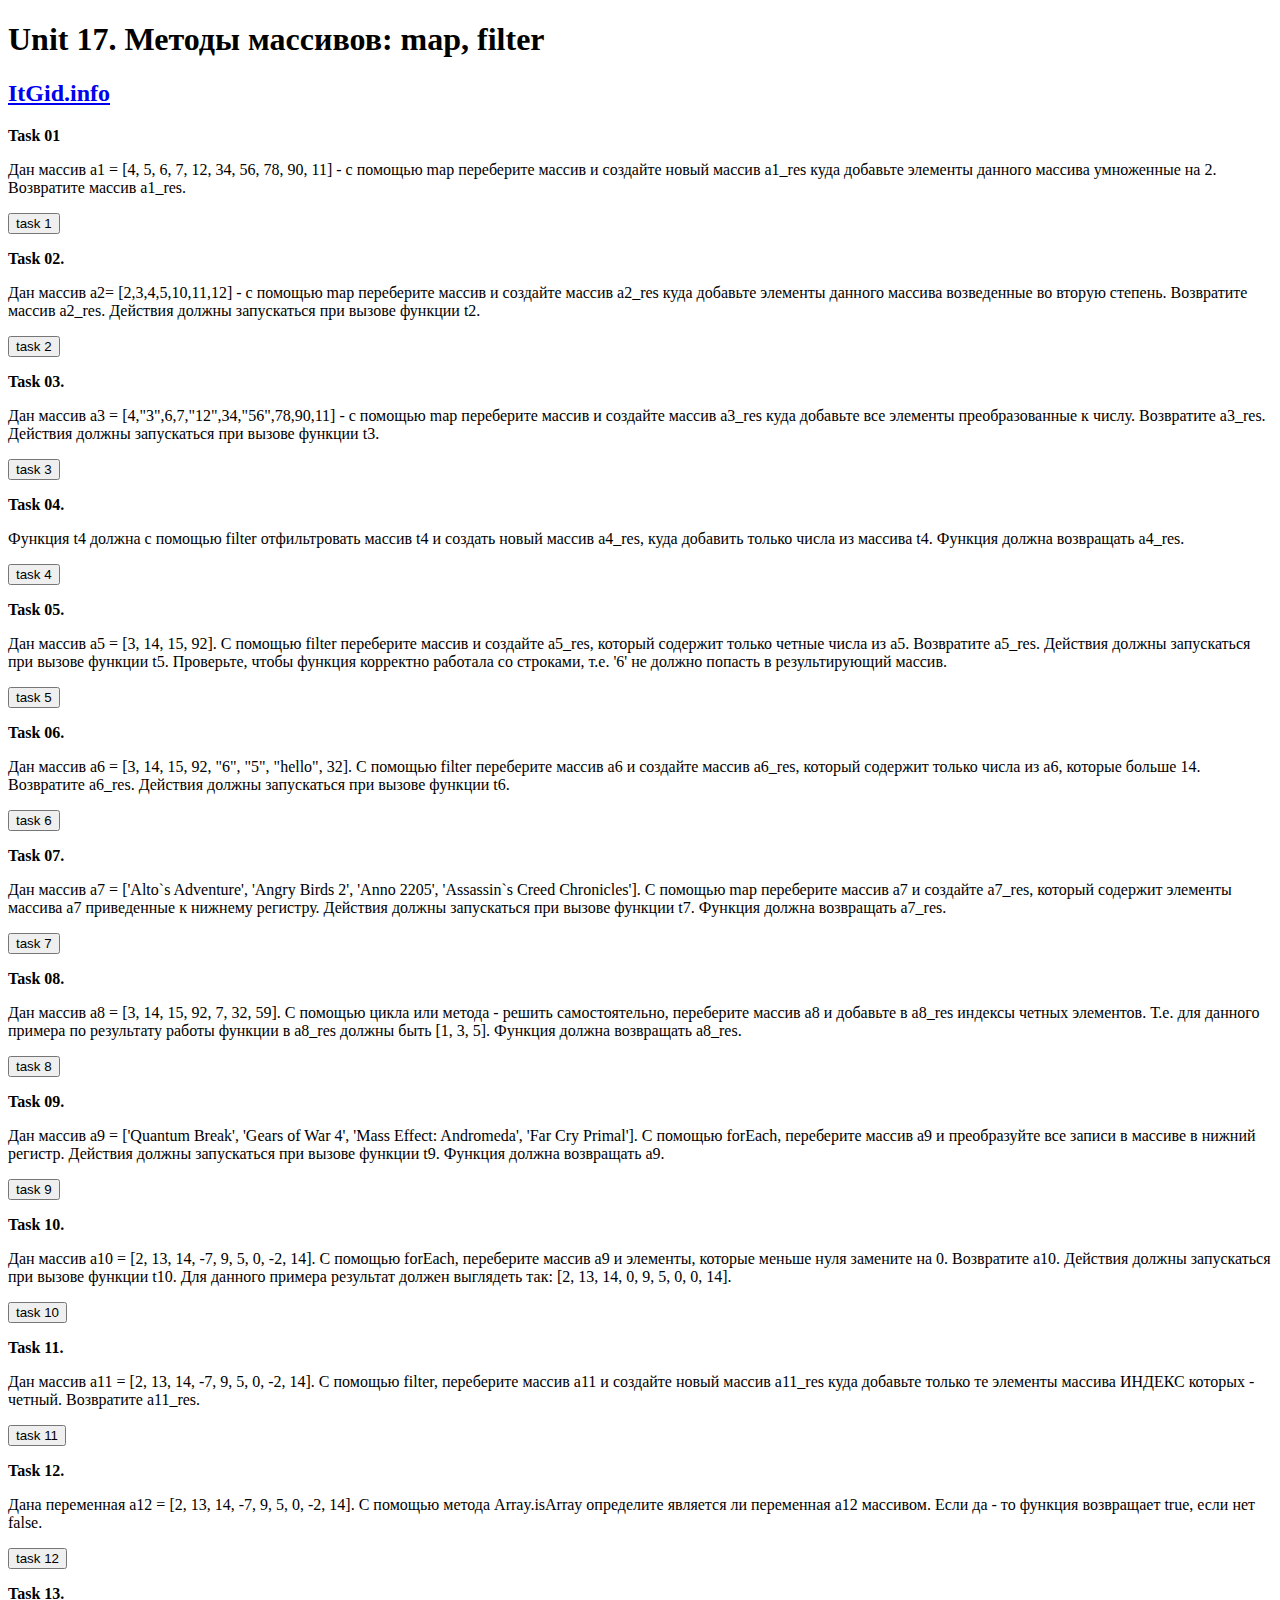
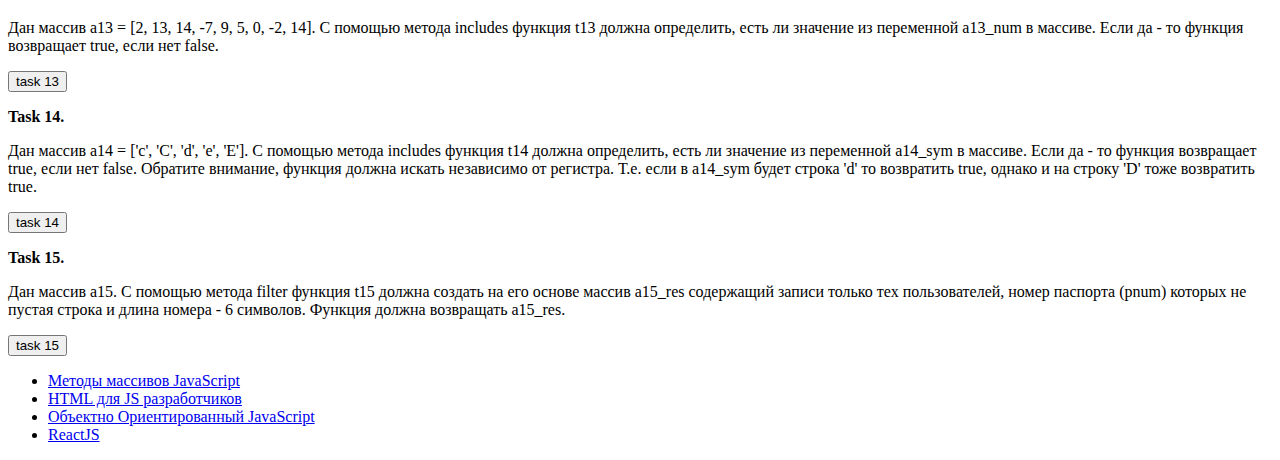
<file: map_filter/unit_17.html>
<!DOCTYPE html>
<html lang="en">

<head>
    <meta charset="UTF-8">
    <meta name="viewport" content="width=device-width, initial-scale=1.0">
    <meta http-equiv="X-UA-Compatible" content="ie=edge">
    <link rel="stylesheet" href="https://itgid.info/css/mustard-ui.min.css">
    <link rel="stylesheet" href="https://itgid.info/css/js_2_0.css">
    <title>Unit 17</title>
</head>

<body>
    <div class="container">
        <h1>Unit 17. Методы массивов: map, filter</h1>
        <h2><a href="https://itgid.info">ItGid.info</a></h2>

        <section>
            <p><b>Task 01</b></p>
            <p>Дан массив a1 = [4, 5, 6, 7, 12, 34, 56, 78, 90, 11] - с помощью map переберите массив и создайте новый
                массив a1_res
                куда добавьте элементы данного массива умноженные на 2. Возвратите массив a1_res.</p>
            <button class="b-1 button-primary">task 1</button>
        </section>

        <section>
            <p><b>Task 02.</b></p>
            <p>Дан массив a2= [2,3,4,5,10,11,12] - с помощью map переберите массив и создайте массив a2_res куда
                добавьте элементы
                данного массива возведенные во вторую степень. Возвратите массив a2_res. Действия должны запускаться при
                вызове функции
                t2.</p>
            <button class="b-2 button-primary">task 2</button>
        </section>

        <section>
            <p><b>Task 03.</b></p>
            <p>Дан массив a3 = [4,"3",6,7,"12",34,"56",78,90,11] - с помощью map переберите массив и создайте массив
                a3_res куда
                добавьте все элементы преобразованные к числу. Возвратите a3_res.
                Действия должны запускаться при вызове функции t3.</p>
            <button class="b-3 button-primary">task 3</button>
        </section>

        <section>
            <p><b>Task 04.</b></p>
            <p>Функция t4 должна с помощью filter отфильтровать массив t4 и создать новый массив a4_res, куда добавить
                только числа из
                массива t4. Функция должна возвращать a4_res.</p>
            <button class="b-4 button-primary">task 4</button>
        </section>

        <section>
            <p><b>Task 05.</b></p>
            <p>Дан массив a5 = [3, 14, 15, 92]. C помощью filter переберите массив и создайте a5_res, который содержит
                только четные
                числа из a5. Возвратите a5_res. Действия должны запускаться при вызове функции t5. Проверьте, чтобы
                функция корректно
                работала со строками, т.е. '6' не должно попасть в результирующий массив.</p>
            <button class="b-5 button-primary">task 5</button>
        </section>

        <section>
            <p><b>Task 06.</b></p>
            <p>Дан массив a6 = [3, 14, 15, 92, "6", "5", "hello", 32]. C помощью filter переберите массив a6 и создайте
                массив a6_res,
                который содержит только числа из a6, которые больше 14. Возвратите a6_res. Действия должны запускаться
                при вызове
                функции t6.</p>
            <button class="b-6 button-primary">task 6</button>
        </section>

        <section>
            <p><b>Task 07.</b></p>
            <p>Дан массив a7 = ['Alto`s Adventure', 'Angry Birds 2', 'Anno 2205', 'Assassin`s Creed Chronicles']. C
                помощью map
                переберите массив a7 и создайте a7_res, который содержит элементы массива a7 приведенные к нижнему
                регистру. Действия
                должны запускаться при вызове функции t7. Функция должна возвращать a7_res.</p>
            <button class="b-7 button-primary">task 7</button>

        </section>

        <section>
            <p><b>Task 08.</b></p>
            <p>Дан массив a8 = [3, 14, 15, 92, 7, 32, 59]. C помощью цикла или метода - решить самостоятельно,
                переберите массив a8 и
                добавьте в a8_res индексы четных элементов. Т.е. для данного примера по результату работы функции в
                a8_res должны быть
                [1, 3, 5]. Функция должна возвращать a8_res.</p>
            <button class="b-8 button-primary">task 8</button>

        </section>

        <section>
            <p><b>Task 09.</b></p>
            <p>Дан массив a9 = ['Quantum Break', 'Gears of War 4', 'Mass Effect: Andromeda', 'Far Cry Primal']. С
                помощью forEach,
                переберите массив a9 и преобразуйте все записи в массиве в нижний регистр. Действия должны запускаться
                при вызове
                функции t9. Функция должна возвращать a9.</p>
            <button class="b-9 button-primary">task 9</button>
        </section>

        <section>
            <p><b>Task 10.</b></p>
            <p>Дан массив a10 = [2, 13, 14, -7, 9, 5, 0, -2, 14]. С помощью forEach, переберите массив a9 и элементы,
                которые меньше
                нуля замените на 0. Возвратите a10. Действия должны запускаться при вызове функции t10. Для данного
                примера результат
                должен выглядеть так: [2, 13, 14, 0, 9, 5, 0, 0, 14].</p>
            <button class="b-10 button-primary">task 10</button>
        </section>

        <section>
            <p><b>Task 11.</b></p>
            <p>Дан массив a11 = [2, 13, 14, -7, 9, 5, 0, -2, 14]. С помощью filter, переберите массив a11 и создайте
                новый массив
                a11_res куда добавьте только те элементы массива ИНДЕКС которых - четный. Возвратите a11_res.</p>
            <button class="b-11 button-primary">task 11</button>
        </section>

        <section>
            <p><b>Task 12.</b></p>
            <p>Данa переменная a12 = [2, 13, 14, -7, 9, 5, 0, -2, 14]. С помощью метода Array.isArray определите
                является ли переменная
                a12 массивом. Если да - то функция возврaщает true, если нет false.</p>
            <button class="b-12 button-primary">task 12</button>
        </section>

        <section>
            <p><b>Task 13.</b></p>
            <p>Дан массив a13 = [2, 13, 14, -7, 9, 5, 0, -2, 14]. С помощью метода includes функция t13 должна
                определить, есть ли
                значение из переменной a13_num в массиве. Если да - то функция возврaщает true, если нет false.</p>
            <button class="b-13 button-primary">task 13</button>
        </section>

        <section>
            <p><b>Task 14.</b></p>
            <p>Дан массив a14 = ['c', 'C', 'd', 'e', 'E']. С помощью метода includes функция t14 должна определить, есть
                ли значение из
                переменной a14_sym в массиве. Если да - то функция возврaщает true, если нет false. Обратите внимание,
                функция должна
                искать независимо от регистра. Т.е. если в a14_sym будет строка 'd' то возвратить true, однако и на
                строку 'D' тоже
                возвратить true.</p>
            <button class="b-14 button-primary">task 14</button>
        </section>

        <section>
            <p><b>Task 15.</b></p>
            <p>Дан массив a15. С помощью метода filter функция t15 должна создать на его основе массив a15_res
                содержащий записи только
                тех пользователей, номер паспорта (pnum) которых не пустая строка и длина номера - 6 символов. Функция
                должна возвращать
                a15_res.</p>
            <button class="b-15 button-primary">task 15</button>
        </section>

        <div class="courses">
            <ul>
                <li><a href="https://itgid.info/course/arraymethod">Методы массивов JavaScript</a></li>
                <li><a href="https://itgid.info/course/html">HTML для JS разработчиков</a></li>
                <li><a href="https://itgid.info/course/object-js">Объектно Ориентированный JavaScript</a></li>
                <li><a href="https://itgid.info/course/reactjs">ReactJS</a></li>
            </ul>
        </div>
    </div>

    <script src="unit_17.js"></script>
</body>

</html>
</file>
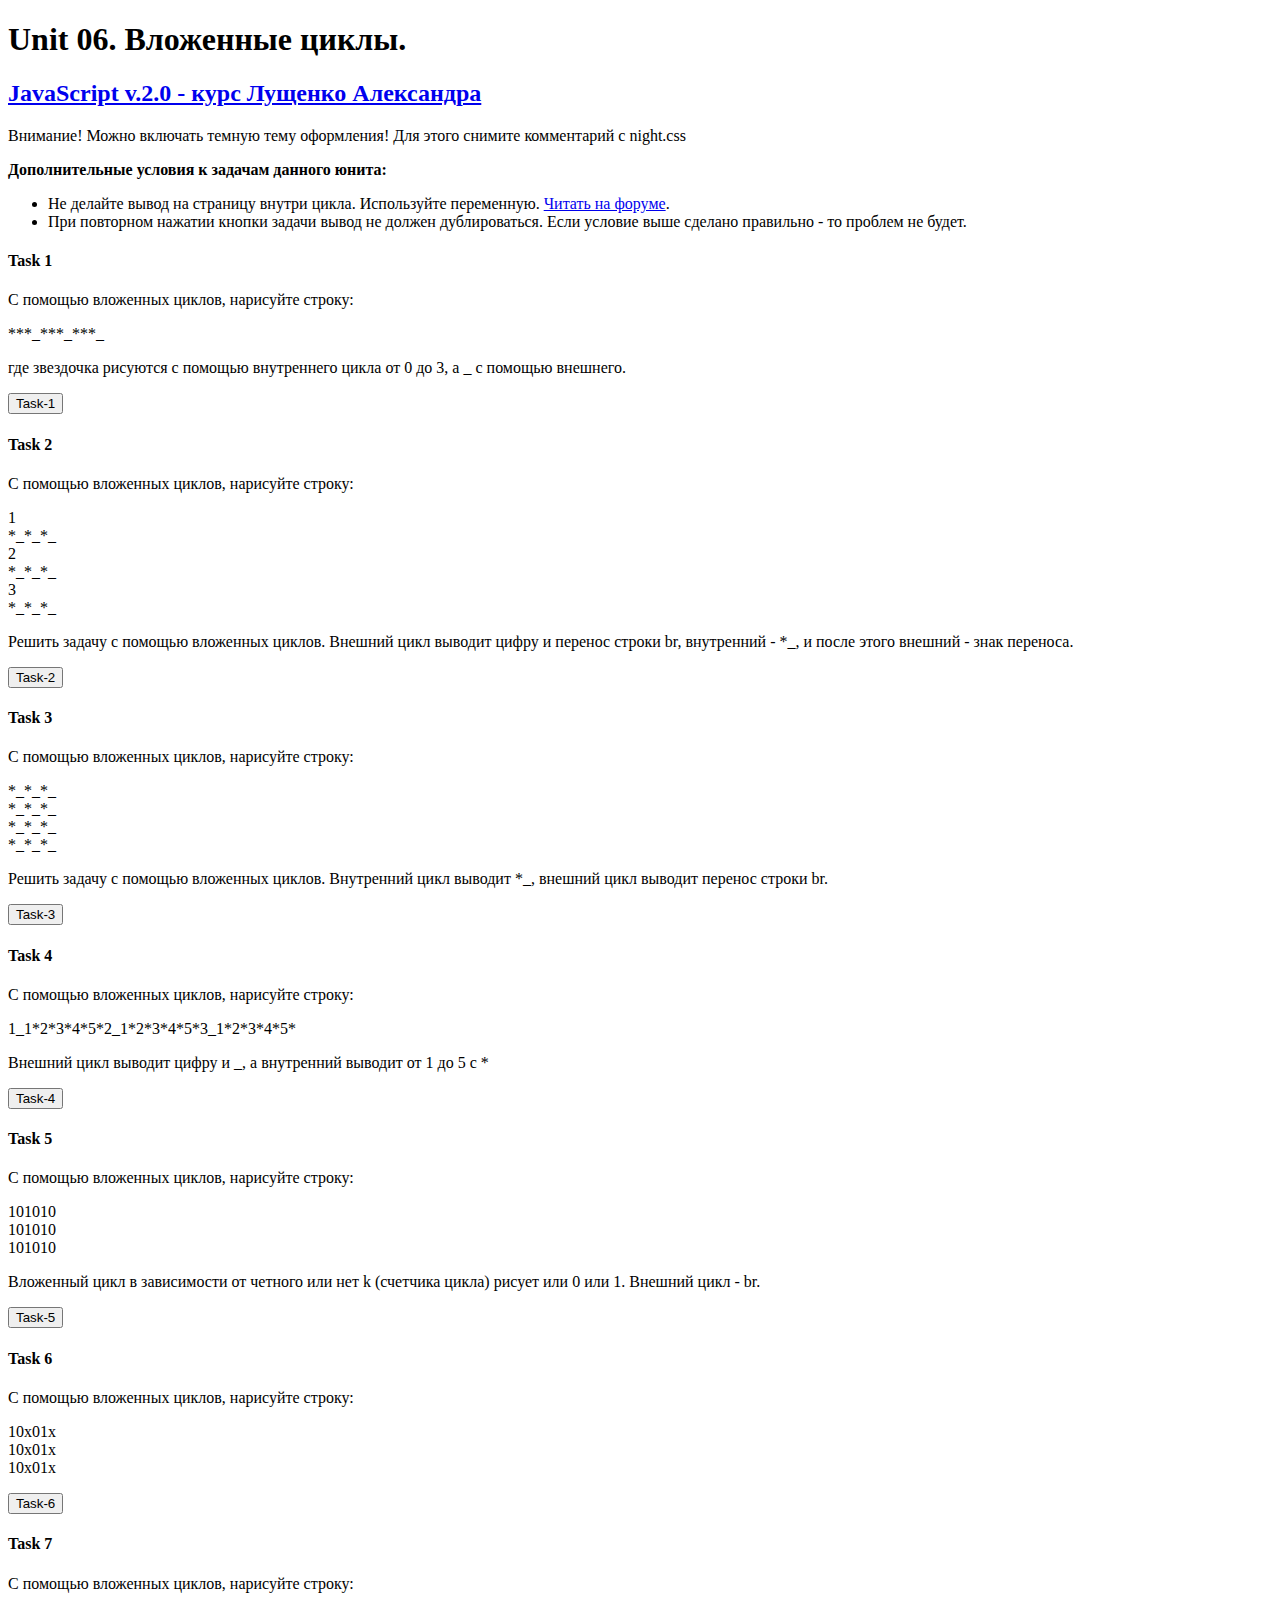
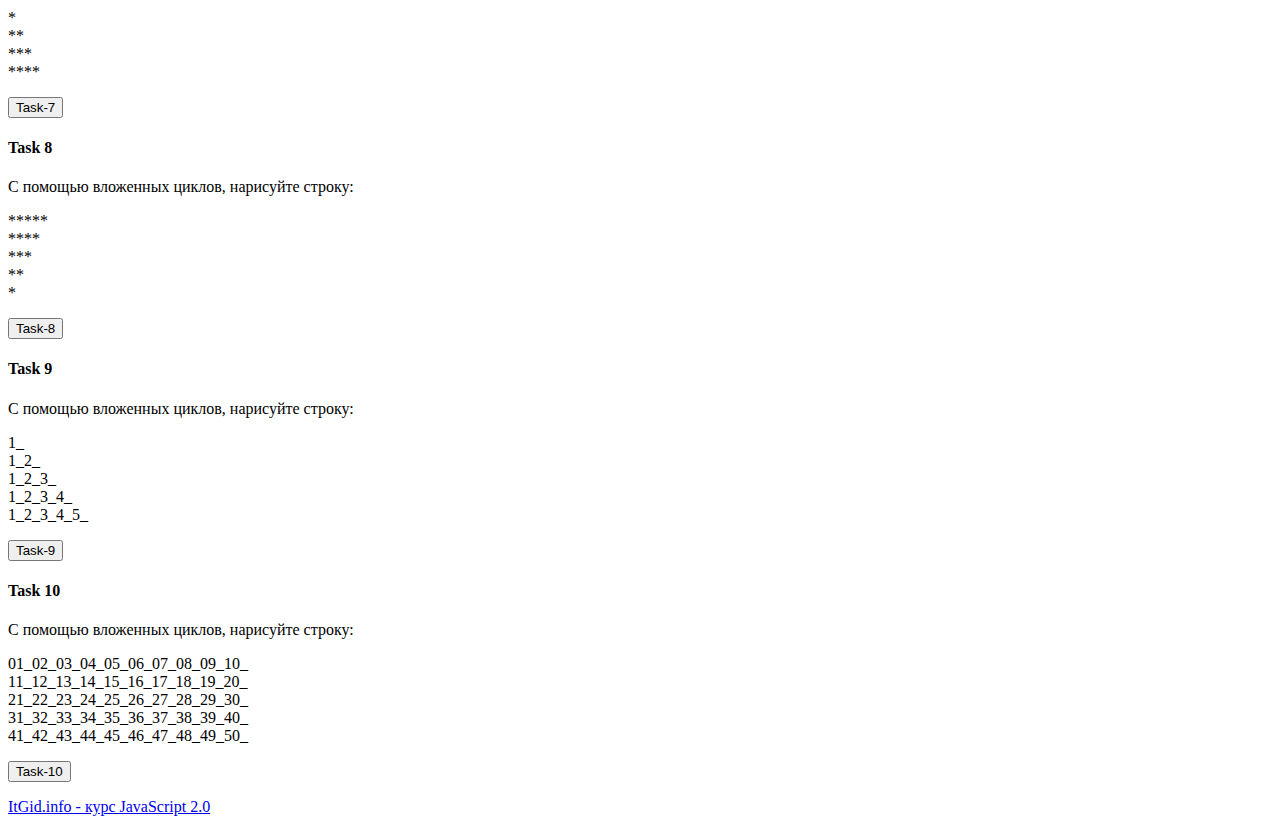
<file: nested_loops/unit_06.html>
<!DOCTYPE html>
<html lang="ru">

<head>
    <meta charset="UTF-8">
    <meta name="viewport" content="width=device-width, initial-scale=1.0">
    <meta http-equiv="X-UA-Compatible" content="ie=edge">
    <link rel="shortcut icon" href="https://itgid.info/img/favicon/favicon.ico" type="image/x-icon">
    <link rel="stylesheet" href="https://itgid.info/css/skeleton.css">
    <link rel="stylesheet" href="https://itgid.info/css/style_js20.css">
    <!-- Ночной режим CSS удалите комментарий -->
    <!-- <link rel="stylesheet" href="https://itgid.info/css/night.css"> -->
    <title>JS 2.0. Unit 06</title>
</head>

<body>

    <div class="container">
        <h1>Unit 06. Вложенные циклы.</h1>
        <h2><a href="https://itgid.info/course/javascript-2" target="_blank">JavaScript v.2.0 - курс Лущенко
                Александра</a></h2>

        <p class="text-orange">Внимание! Можно включать темную тему оформления! Для этого снимите комментарий с
            night.css</p>

        <!-- <p>И да, здесь есть пасхалка</p> -->

        <p><strong>Дополнительные условия к задачам данного юнита:</strong></p>
        <ul>
            <li>Не делайте вывод на страницу внутри цикла. Используйте переменную. <a
                    href="https://itgid.info/forum/post?course=1&unit=28&task=564" target="_blank">Читать на форуме</a>.
            </li>
            <li>При повторном нажатии кнопки задачи вывод не должен дублироваться. Если условие выше сделано правильно
                - то проблем не будет.</li>
        </ul>
        <section>
            <h4>Task 1</h4>
            <p>С помощью вложенных циклов, нарисуйте строку:</p>
            <p class="cd">***_***_***_</p>
            <p>где звездочкa рисуются с помощью внутреннего цикла от 0 до 3, а _ с помощью внешнего.</p>
            <button class="button-primary b-1">Task-1</button>
            <div class="out-1"></div>
        </section>
        <!-- ** -->
        <section>
            <h4>Task 2</h4>
            <p>С помощью вложенных циклов, нарисуйте строку:</p>
            <p class="cd">
                1<br>
                *_*_*_<br>
                2<br>
                *_*_*_<br>
                3<br>
                *_*_*_<br>
            </p>
            <p>Решить задачу с помощью вложенных циклов. Внешний цикл выводит цифру и перенос строки br, внутренний -
                *_, и после
                этого внешний - знак переноса.</p>
            <button class="button-primary b-2">Task-2</button>
            <div class="out-2"></div>
        </section>
        <!-- ** -->
        <section>
            <h4>Task 3</h4>
            <p>С помощью вложенных циклов, нарисуйте строку:</p>
            <p class="cd">
                *_*_*_<br>
                *_*_*_<br>
                *_*_*_<br>
                *_*_*_<br>
            </p>
            <p>Решить задачу с помощью вложенных циклов. Внутренний цикл выводит *_, внешний цикл выводит перенос строки
                br.</p>
            <button class="button-primary b-3">Task-3</button>
            <div class="out-3"></div>
        </section>
        <!-- ** -->
        <section>
            <h4>Task 4</h4>
            <p>С помощью вложенных циклов, нарисуйте строку:</p>
            <p class="cd">1_1*2*3*4*5*2_1*2*3*4*5*3_1*2*3*4*5*</p>
            <p>Внешний цикл выводит цифру и _, а внутренний выводит от 1 до 5 с *</p>
            <button class="button-primary b-4">Task-4</button>
            <div class="out-4"></div>
        </section>
        <!-- ** -->
        <section>
            <h4>Task 5</h4>
            <p>С помощью вложенных циклов, нарисуйте строку:</p>
            <p class="cd">
                101010<br>
                101010<br>
                101010<br>
            </p>
            <p>Вложенный цикл в зависимости от четного или нет k (счетчика цикла) рисует или 0 или 1. Внешний цикл - br.
            </p>
            <button class="button-primary b-5">Task-5</button>
            <div class="out-5"></div>
        </section>
        <!-- ** -->
        <section>
            <h4>Task 6</h4>
            <p>С помощью вложенных циклов, нарисуйте строку:</p>
            <p class="cd">
                10x01x<br>
                10x01x<br>
                10x01x<br>
            </p>
            <button class="button-primary b-6">Task-6</button>
            <div class="out-6"></div>
        </section>
        <!-- ** -->
        <section>
            <h4>Task 7</h4>
            <p>С помощью вложенных циклов, нарисуйте строку:</p>
            <p class="cd">
                *<br>
                **<br>
                ***<br>
                ****<br>
            </p>
            <button class="button-primary b-7">Task-7</button>
            <div class="out-7"></div>
        </section>
        <!-- ** -->
        <section>
            <h4>Task 8</h4>
            <p>С помощью вложенных циклов, нарисуйте строку:</p>
            <p class="cd">
                *****<br>
                ****<br>
                ***<br>
                **<br>
                *<br>
            </p>
            <button class="button-primary b-8">Task-8</button>
            <div class="out-8"></div>
        </section>
        <!-- ** -->
        <section>
            <h4>Task 9</h4>
            <p>С помощью вложенных циклов, нарисуйте строку:</p>
            <p class="cd">
                1_<br>
                1_2_<br>
                1_2_3_<br>
                1_2_3_4_<br>
                1_2_3_4_5_<br>
            </p>
            <button class="button-primary b-9">Task-9</button>
            <div class="out-9"></div>
        </section>
        <!-- ** -->
        <section>
            <h4>Task 10</h4>
            <p>С помощью вложенных циклов, нарисуйте строку:</p>
            <p class="cd">
                01_02_03_04_05_06_07_08_09_10_<br>
                11_12_13_14_15_16_17_18_19_20_<br>
                21_22_23_24_25_26_27_28_29_30_<br>
                31_32_33_34_35_36_37_38_39_40_<br>
                41_42_43_44_45_46_47_48_49_50_<br>
            </p>
            <button class="button-primary b-10">Task-10</button>
            <div class="out-10"></div>
        </section>
        <!-- ** -->
        <p><a href="https://itgid.info" title="Материалы с сайта ItGid.info">ItGid.info - курс JavaScript 2.0</a></p>
    </div>

    <script src="unit_06.js"></script>
</body>

</html>
</file>
<file: weather_via_API/style.css>
html, body {
    font-family: serif;
    margin: 20px;
}
.container {
  max-width: 1200px;
  width: 100%;
  margin: 0 auto; 
} 
.col-sm {
    border: 3px solid bisque;
    border-radius: 6px;
    width: 200px;
    height: 250px;
    margin: 0 auto;
    background-color: burlywood;
    font-family: Helvetica, sans-serif;
}
</file>
<file: arrays_in_js/css/style.css>
.container  {
    width: 100%;
}

h1 {
    font-size: 32px;
    line-height: 36px;
}

h2  {
    font-size: 24px;
}

section {
    margin-bottom: 15px;
    padding-bottom: 15px;
    border-bottom: 1px dashed #444;
}

.block {
    width: 75px;
    height: 75px;
    margin: 25px;
    border: 2px solid #333;
}

.active {
    background: orange;
}

.hide {
    display: none;
}

.img-12-min {
    width: 64px;
}

.img-12-max {
    width: 128px;    border: 3px solid #fff;

}

.active-img {
    border: 3px solid black;
}
</file>
<file: associative_array/css/style.css>
.container  {
    width: 100%;
}

h1 {
    font-size: 32px;
    line-height: 36px;
}

h2  {
    font-size: 24px;
}

section {
    margin-bottom: 15px;
    padding-bottom: 15px;
    border-bottom: 1px dashed #444;
}

.block {
    width: 75px;
    height: 75px;
    margin: 25px;
    border: 2px solid #333;
}

.active {
    background: orange;
}

.hide {
    display: none;
}

.img-12-min {
    width: 64px;
}

.img-12-max {
    width: 128px;    border: 3px solid #fff;

}

.active-img {
    border: 3px solid black;
}
</file>
<file: arrays_in_js/css/mustard-ui.min.css>
/*!
Mustard UI v0.0.5
MIT License
https://mustard-ui.com
*/*{margin:0;padding:0}html{box-sizing:border-box}*,*::after,*::before{box-sizing:inherit}body{display:flex;flex-direction:column;min-height:100vh;background-color:#fff}main{flex:1}.float-left{float:left}.float-right{float:right}.clear-fix::before,.clear-fix::after{content:"";display:table}.clear-fix::after{clear:both}.align-left{text-align:left}.align-center{text-align:center}.align-right{text-align:right}.container{max-width:1200px;margin-left:auto;margin-right:auto;padding:30px 0}.container-small{max-width:768px}.container-large{max-width:1440px}.display-flex{display:flex;justify-content:space-around}.display-none{display:none}.display-sm-up{display:none}@media (min-width: 425px){.display-sm-up{display:initial}}.display-md-up{display:none}@media (min-width: 768px){.display-md-up{display:initial}}.display-lg-up{display:none}@media (min-width: 1024px){.display-lg-up{display:initial}}.display-xlg-up{display:none}@media (min-width: 1440px){.display-xlg-up{display:initial}}.display-sm-down{display:none}@media (max-width: 424px){.display-sm-down{display:initial}}.display-md-down{display:none}@media (max-width: 767px){.display-md-down{display:initial}}.display-lg-down{display:none}@media (max-width: 1023px){.display-lg-down{display:initial}}.display-xlg-down{display:none}@media (max-width: 1439px){.display-xlg-down{display:initial}}.display-sm-to-md{display:none}@media (min-width: 425px) and (max-width: 767px){.display-sm-to-md{display:initial}}.display-sm-to-lg{display:none}@media (min-width: 425px) and (max-width: 1023px){.display-sm-to-lg{display:initial}}.display-sm-to-xlg{display:none}@media (min-width: 425px) and (max-width: 1439px){.display-sm-to-xlg{display:initial}}.display-md-to-lg{display:none}@media (min-width: 768px) and (max-width: 1023px){.display-md-to-lg{display:initial}}.display-md-to-xlg{display:none}@media (min-width: 768px) and (max-width: 1439px){.display-md-to-xlg{display:initial}}.display-lg-to-xlg{display:none}@media (min-width: 1024px) and (max-width: 1439px){.display-lg-to-xlg{display:initial}}.row{display:flex;flex-direction:row;flex-wrap:wrap;margin-top:15px;margin-bottom:15px}.row.row-reverse{flex-direction:row-reverse}.row .col{flex-grow:1;flex-basis:100%;max-width:100%;padding:5px 5px}.row .col.col-reverse{flex-direction:column-reverse}.row .col-xs-1{flex-basis:8.33333%;max-width:8.33333%}.row .col-xs-2{flex-basis:16.66667%;max-width:16.66667%}.row .col-xs-3{flex-basis:25%;max-width:25%}.row .col-xs-4{flex-basis:33.33333%;max-width:33.33333%}.row .col-xs-5{flex-basis:41.66667%;max-width:41.66667%}.row .col-xs-6{flex-basis:50%;max-width:50%}.row .col-xs-7{flex-basis:58.33333%;max-width:58.33333%}.row .col-xs-8{flex-basis:66.66667%;max-width:66.66667%}.row .col-xs-9{flex-basis:75%;max-width:75%}.row .col-xs-10{flex-basis:83.33333%;max-width:83.33333%}.row .col-xs-11{flex-basis:91.66667%;max-width:91.66667%}.row .col-xs-12{flex-basis:100%;max-width:100%}.row .col-xs-offset-1{margin-left:8.33333%}.row .col-xs-offset-2{margin-left:16.66667%}.row .col-xs-offset-3{margin-left:25%}.row .col-xs-offset-4{margin-left:33.33333%}.row .col-xs-offset-5{margin-left:41.66667%}.row .col-xs-offset-6{margin-left:50%}.row .col-xs-offset-7{margin-left:58.33333%}.row .col-xs-offset-8{margin-left:66.66667%}.row .col-xs-offset-9{margin-left:75%}.row .col-xs-offset-10{margin-left:83.33333%}.row .col-xs-offset-11{margin-left:91.66667%}.row .col-xs-offset-12{margin-left:100%}@media (min-width: 425px){.row .col-sm-1{flex-basis:8.33333%;max-width:8.33333%}.row .col-sm-2{flex-basis:16.66667%;max-width:16.66667%}.row .col-sm-3{flex-basis:25%;max-width:25%}.row .col-sm-4{flex-basis:33.33333%;max-width:33.33333%}.row .col-sm-5{flex-basis:41.66667%;max-width:41.66667%}.row .col-sm-6{flex-basis:50%;max-width:50%}.row .col-sm-7{flex-basis:58.33333%;max-width:58.33333%}.row .col-sm-8{flex-basis:66.66667%;max-width:66.66667%}.row .col-sm-9{flex-basis:75%;max-width:75%}.row .col-sm-10{flex-basis:83.33333%;max-width:83.33333%}.row .col-sm-11{flex-basis:91.66667%;max-width:91.66667%}.row .col-sm-12{flex-basis:100%;max-width:100%}.row .col-sm-offset-1{margin-left:8.33333%}.row .col-sm-offset-2{margin-left:16.66667%}.row .col-sm-offset-3{margin-left:25%}.row .col-sm-offset-4{margin-left:33.33333%}.row .col-sm-offset-5{margin-left:41.66667%}.row .col-sm-offset-6{margin-left:50%}.row .col-sm-offset-7{margin-left:58.33333%}.row .col-sm-offset-8{margin-left:66.66667%}.row .col-sm-offset-9{margin-left:75%}.row .col-sm-offset-10{margin-left:83.33333%}.row .col-sm-offset-11{margin-left:91.66667%}.row .col-sm-offset-12{margin-left:100%}}@media (min-width: 768px){.row .col-md-1{flex-basis:8.33333%;max-width:8.33333%}.row .col-md-2{flex-basis:16.66667%;max-width:16.66667%}.row .col-md-3{flex-basis:25%;max-width:25%}.row .col-md-4{flex-basis:33.33333%;max-width:33.33333%}.row .col-md-5{flex-basis:41.66667%;max-width:41.66667%}.row .col-md-6{flex-basis:50%;max-width:50%}.row .col-md-7{flex-basis:58.33333%;max-width:58.33333%}.row .col-md-8{flex-basis:66.66667%;max-width:66.66667%}.row .col-md-9{flex-basis:75%;max-width:75%}.row .col-md-10{flex-basis:83.33333%;max-width:83.33333%}.row .col-md-11{flex-basis:91.66667%;max-width:91.66667%}.row .col-md-12{flex-basis:100%;max-width:100%}.row .col-md-offset-1{margin-left:8.33333%}.row .col-md-offset-2{margin-left:16.66667%}.row .col-md-offset-3{margin-left:25%}.row .col-md-offset-4{margin-left:33.33333%}.row .col-md-offset-5{margin-left:41.66667%}.row .col-md-offset-6{margin-left:50%}.row .col-md-offset-7{margin-left:58.33333%}.row .col-md-offset-8{margin-left:66.66667%}.row .col-md-offset-9{margin-left:75%}.row .col-md-offset-10{margin-left:83.33333%}.row .col-md-offset-11{margin-left:91.66667%}.row .col-md-offset-12{margin-left:100%}}@media (min-width: 1024px){.row .col-lg-1{flex-basis:8.33333%;max-width:8.33333%}.row .col-lg-2{flex-basis:16.66667%;max-width:16.66667%}.row .col-lg-3{flex-basis:25%;max-width:25%}.row .col-lg-4{flex-basis:33.33333%;max-width:33.33333%}.row .col-lg-5{flex-basis:41.66667%;max-width:41.66667%}.row .col-lg-6{flex-basis:50%;max-width:50%}.row .col-lg-7{flex-basis:58.33333%;max-width:58.33333%}.row .col-lg-8{flex-basis:66.66667%;max-width:66.66667%}.row .col-lg-9{flex-basis:75%;max-width:75%}.row .col-lg-10{flex-basis:83.33333%;max-width:83.33333%}.row .col-lg-11{flex-basis:91.66667%;max-width:91.66667%}.row .col-lg-12{flex-basis:100%;max-width:100%}.row .col-lg-offset-1{margin-left:8.33333%}.row .col-lg-offset-2{margin-left:16.66667%}.row .col-lg-offset-3{margin-left:25%}.row .col-lg-offset-4{margin-left:33.33333%}.row .col-lg-offset-5{margin-left:41.66667%}.row .col-lg-offset-6{margin-left:50%}.row .col-lg-offset-7{margin-left:58.33333%}.row .col-lg-offset-8{margin-left:66.66667%}.row .col-lg-offset-9{margin-left:75%}.row .col-lg-offset-10{margin-left:83.33333%}.row .col-lg-offset-11{margin-left:91.66667%}.row .col-lg-offset-12{margin-left:100%}}@media (min-width: 1440px){.row .col-xlg-1{flex-basis:8.33333%;max-width:8.33333%}.row .col-xlg-2{flex-basis:16.66667%;max-width:16.66667%}.row .col-xlg-3{flex-basis:25%;max-width:25%}.row .col-xlg-4{flex-basis:33.33333%;max-width:33.33333%}.row .col-xlg-5{flex-basis:41.66667%;max-width:41.66667%}.row .col-xlg-6{flex-basis:50%;max-width:50%}.row .col-xlg-7{flex-basis:58.33333%;max-width:58.33333%}.row .col-xlg-8{flex-basis:66.66667%;max-width:66.66667%}.row .col-xlg-9{flex-basis:75%;max-width:75%}.row .col-xlg-10{flex-basis:83.33333%;max-width:83.33333%}.row .col-xlg-11{flex-basis:91.66667%;max-width:91.66667%}.row .col-xlg-12{flex-basis:100%;max-width:100%}.row .col-xlg-offset-1{margin-left:8.33333%}.row .col-xlg-offset-2{margin-left:16.66667%}.row .col-xlg-offset-3{margin-left:25%}.row .col-xlg-offset-4{margin-left:33.33333%}.row .col-xlg-offset-5{margin-left:41.66667%}.row .col-xlg-offset-6{margin-left:50%}.row .col-xlg-offset-7{margin-left:58.33333%}.row .col-xlg-offset-8{margin-left:66.66667%}.row .col-xlg-offset-9{margin-left:75%}.row .col-xlg-offset-10{margin-left:83.33333%}.row .col-xlg-offset-11{margin-left:91.66667%}.row .col-xlg-offset-12{margin-left:100%}}.section,section{padding:30px}.section :last-child,section :last-child{margin-bottom:0}.section-primary{background:#ffca28}.section-secondary{background:#f5f5f5}.section-tertiary{background:#fff}blockquote{display:block;margin:15px 15px 30px;padding:15px;font-size:18px;font-weight:400;border-left:4px solid #4caf50;background:#fff}blockquote :last-child{margin-bottom:0}.button,button,input[type='button'],input[type='reset'],input[type='submit']{display:inline-block;height:40px;margin:0 2px 15px;padding:0 20px;width:auto;background:none;overflow:visible;-webkit-appearance:none;-moz-appearance:none;appearance:none;transition:all .1s ease-out;font-size:14px;font-weight:600;color:inherit;line-height:40px;letter-spacing:1px;text-decoration:none;text-transform:uppercase;white-space:nowrap;border-radius:4px;border-style:solid;border-width:1px}.button:focus,button:focus,input[type='button']:focus,input[type='reset']:focus,input[type='submit']:focus{outline:none}.button:focus,.button:hover,button:focus,button:hover,input[type='button']:focus,input[type='button']:hover,input[type='reset']:focus,input[type='reset']:hover,input[type='submit']:focus,input[type='submit']:hover{opacity:0.85;cursor:pointer;transform:scale(1.025)}.button:active,button:active,input[type='button']:active,input[type='reset']:active,input[type='submit']:active{opacity:1;transform:scale(1)}.button:disabled,button:disabled,input[type='button']:disabled,input[type='reset']:disabled,input[type='submit']:disabled{opacity:0.5}.button:disabled:hover,button:disabled:hover,input[type='button']:disabled:hover,input[type='reset']:disabled:hover,input[type='submit']:disabled:hover{cursor:not-allowed}.button-primary{background-color:#4caf50;color:#fff;border-color:#4caf50}.button-primary-outlined{background-color:#fff;color:#4caf50;border-color:#4caf50}.button-primary-text{color:#4caf50;border-color:transparent}.button-success{background-color:#4caf50;color:#fff;border-color:#4caf50}.button-success-outlined{background-color:#fff;color:#4caf50;border-color:#4caf50}.button-success-text{color:#4caf50;border-color:transparent}.button-info{background-color:#9e9e9e;color:#fff;border-color:#9e9e9e}.button-info-outlined{background-color:#fff;color:#9e9e9e;border-color:#9e9e9e}.button-info-text{color:#9e9e9e;border-color:transparent}.button-warning{background-color:#ffb300;color:#fff;border-color:#ffb300}.button-warning-outlined{background-color:#fff;color:#ffb300;border-color:#ffb300}.button-warning-text{color:#ffb300;border-color:transparent}.button-danger{background-color:#f44336;color:#fff;border-color:#f44336}.button-danger-outlined{background-color:#fff;color:#f44336;border-color:#f44336}.button-danger-text{color:#f44336;border-color:transparent}.button-round{border-radius:24px}.button-large{height:48px;line-height:48px;padding:0 30px;font-size:16px}.button-small{height:30px;line-height:30px;padding:0 15px;font-size:12px}pre{display:block;margin:15px 0;padding:10px 15px;border-left:4px solid #4caf50;background:#f5f5f5;font-family:Consolas, Monaco, 'Andale Mono', 'Ubuntu Mono', monospace;font-size:15px;color:#212121;white-space:normal;overflow-x:auto}code{background:#f5f5f5;color:#212121;font-family:Monaco, 'Courier New', Courier, monospace;white-space:pre}.form-control{position:relative;margin-bottom:10px}.form-control-group{display:flex;justify-content:flex-start}.form-control-group .form-control{flex:1;padding-right:15px}.form-control-group .form-control:last-of-type{padding-right:0}.form-control-group .form-control.grow-1x{flex-grow:1}.form-control-group .form-control.grow-2x{flex-grow:2}.form-control-group .form-control.grow-3x{flex-grow:3}.validation-error{margin-top:2px;font-size:12px;color:#f44336}label{font-size:14px;font-weight:400}input[type="text"],input[type="password"],select{-webkit-appearance:none;-moz-appearance:none;appearance:none;display:block;width:100%;padding:10px;line-height:20px;font-size:16px;font-weight:inherit;background:#fff;border-radius:5px;border:1px solid #bdbdbd}input[type="text"]::-webkit-input-placeholder,input[type="password"]::-webkit-input-placeholder,select::-webkit-input-placeholder{color:#9e9e9e}input[type="text"]:-ms-input-placeholder,input[type="password"]:-ms-input-placeholder,select:-ms-input-placeholder{color:#9e9e9e}input[type="text"]::-ms-input-placeholder,input[type="password"]::-ms-input-placeholder,select::-ms-input-placeholder{color:#9e9e9e}input[type="text"]::placeholder,input[type="password"]::placeholder,select::placeholder{color:#9e9e9e}input[type="text"]:focus,input[type="password"]:focus,select:focus{outline:none;border-color:#4caf50}input[type="text"].invalid,input[type="password"].invalid,select.invalid{border-color:#f44336}fieldset{margin:15px 0;padding:15px;font-size:14px;border:1px solid #bdbdbd;border-radius:5px}fieldset legend{padding:0 5px}input[type="checkbox"],input[type="radio"]{margin-right:10px}select{background:#fff url('data:image/svg+xml;utf8,<svg xmlns="http://www.w3.org/2000/svg" height="14" viewBox="0 0 29 14" width="29"><path fill="#bdbdbd" d="M9.37727 3.625l5.08154 6.93523L19.54036 3.625"/></svg>') center right no-repeat;padding-right:30px}select:hover{cursor:pointer}select:disabled{opacity:0.5}select:focus{background:#fff url('data:image/svg+xml;utf8,<svg xmlns="http://www.w3.org/2000/svg" height="14" viewBox="0 0 29 14" width="29"><path fill="#4caf50" d="M9.37727 3.625l5.08154 6.93523L19.54036 3.625"/></svg>') center right no-repeat}textarea{-webkit-appearance:none;-moz-appearance:none;appearance:none;display:block;width:100%;padding:10px 15px;min-height:100px;font-size:16px;font-weight:300;line-height:1.4;color:#000;background-color:#fff;border:1px solid #bdbdbd;border-radius:5px}textarea::-webkit-input-placeholder{color:#9e9e9e}textarea:-ms-input-placeholder{color:#9e9e9e}textarea::-ms-input-placeholder{color:#9e9e9e}textarea::placeholder{color:#9e9e9e}textarea:focus{border-color:#4caf50;outline:none}textarea.invalid{border-color:#ef9a9a}a{text-decoration:none;color:#4caf50;font-weight:400;transition:opacity .1s ease-out}a:focus,a:hover{opacity:0.75}a:active{opacity:1}ul,ol,dl{list-style:none;margin-bottom:15px}ul{list-style:circle inside}ol{list-style:decimal inside}table{margin:15px 0;width:100%;border-spacing:0;border-collapse:collapse}table tr{border-bottom:1px solid #eee;text-align:left}table thead th{padding:15px;font-weight:300;color:#9e9e9e}table tbody td{padding:15px;font-weight:300}body{font-family:"Open Sans",sans-serif;font-size:16px;line-height:1.6;font-weight:300;color:#424242}h1,h2,h3,h4,h5,h6{font-family:"Open Sans",sans-serif;font-weight:300;color:#424242;margin:0 0 10px;font-weight:600}.h1,h1{font-size:48px;line-height:60px}.h2,h2{font-size:40px;line-height:52px}.h3,h3{font-size:32px;line-height:44px}.h4,h4{font-size:28px;line-height:40px}.h5,h5{font-size:24px;line-height:36px}.h6,h6{font-size:20px;line-height:32px}p{margin-bottom:15px}p.magnify{font-size:17.6px;line-height:1.8}strong,b{font-weight:600}.alert{margin:15px 0;padding:15px;border-radius:5px}.alert-danger{background:#ffebee}.alert-info{background:#e3f2fd}.alert-warning{background:#fff8e1}.alert-success{background:#e8f5e9}.breadcrumbs{display:flex;list-style:none;font-size:14px}.breadcrumbs li{display:block}.breadcrumbs li::after{display:inline-block;content:"/";padding:0 5px;color:#9e9e9e}.breadcrumbs li:last-of-type::after{display:none}.card{margin:15px;padding:30px;background:#fff;overflow:hidden;border-radius:5px;box-shadow:0 4px 12px rgba(224,224,224,0.5)}.card-title{font-size:24px;margin-bottom:5px}.card-actions{display:flex;align-items:center;margin-top:30px;list-style:none;justify-content:space-around}.card-actions>*{margin-bottom:0}.footer,footer{padding:30px;width:100%;background:#757575}.footer .copyright,footer .copyright{margin:0;padding-top:30px;font-size:14px;color:#fff;border-top:1px solid #9e9e9e}.footer .copyright a,footer .copyright a{color:#bdbdbd}.footer-text p{color:#fff}.footer-links-category{color:#fff;font-size:14px;font-weight:600;text-transform:uppercase;letter-spacing:1px}.footer-links{list-style:none}.footer-links li{margin-top:5px}.footer-links a{color:#bdbdbd}header,.header{position:relative;display:flex;flex-direction:column;justify-content:center;align-items:center;padding:0 15px;height:100vh;background:#ffc107}header .title,.header .title{font-size:50px;line-height:50px;font-weight:400;color:#424242;text-align:center}@media (min-width: 768px){header .title,.header .title{font-size:60px;line-height:60px}}header .subtitle,.header .subtitle{font-size:18px;line-height:26px;font-weight:300;color:#424242;text-align:center}@media (min-width: 768px){header .subtitle,.header .subtitle{font-size:25.2px;line-height:25.2px}}header .disclaimer,.header .disclaimer{font-size:12px;color:#424242;text-align:center}header .scroll-down,.header .scroll-down{opacity:1;transition:all .5s ease-in 3s}header .scroll-down,.header .scroll-down{display:flex;align-items:center;justify-content:center;position:absolute;bottom:45px;left:50%;margin-left:-16px;width:32px;height:32px;border:2px solid #424242;border-radius:50%;animation:bounce 2s infinite 2s;transition:all .2s ease-in}header .scroll-down::before,.header .scroll-down::before{display:block;position:relative;bottom:2px;content:'';transform:rotate(-45deg);width:12px;height:12px;border:2px solid #424242;border-width:0px 0 2px 2px}@keyframes bounce{0%,100%,20%,50%,80%{transform:translateY(0)}40%{transform:translateY(-10px)}60%{transform:translateY(-5px)}}.menu{display:inline-block;list-style:none;background:#fff;border-radius:5px;box-shadow:0 4px 12px rgba(158,158,158,0.5)}.menu li a{display:block;padding:10px 30px;border-bottom:1px solid #eee}.menu li a:focus,.menu li a:hover{background:#fafafa}.modal-mask{position:fixed;top:0;right:0;bottom:0;left:0;background:rgba(97,97,97,0.5);z-index:10}.modal{display:flex;flex-direction:column;justify-content:space-between;position:fixed;top:50%;left:50%;max-width:540px;transform:translate(-50%, -50%);background:#fff;border-radius:5px;overflow:hidden;box-shadow:0 4px 12px rgba(117,117,117,0.5)}.modal-head{padding:10px 15px}.modal-head .modal-title{font-size:24px}.modal-body{flex:1;padding:30px 15px;background:#eee}.modal-footer{padding:15px}.modal-footer>*{margin-bottom:0}nav,.nav{padding:0 15px;height:60px;width:100%;background:#ffc107}nav a,.nav a{display:block;color:#424242}.nav-container{display:flex;align-items:center;justify-content:space-between;height:100%;max-width:1200px;margin:0 auto;padding:0 30px}.nav-logo{display:flex;align-items:center;font-size:32px;line-height:32px}.nav-links{display:none;list-style:none;margin:0;height:100%}@media (min-width: 768px){.nav-links{display:flex}}.nav-links li,.nav-links a{height:100%}.nav-links a{display:flex;align-items:center;padding:0 30px}.nav-links a:active{color:#4caf50}.nav-links a.active{border-bottom:4px solid #4caf50}.mobile-menu-toggle{display:block;position:relative;height:20px;width:26px}@media (min-width: 768px){.mobile-menu-toggle{display:none}}.mobile-menu-toggle:focus,.mobile-menu-toggle:hover{cursor:pointer}.mobile-menu-toggle::before{position:absolute;top:0;left:0;width:26px;height:4px;content:'';background:#424242;border-radius:4px;box-shadow:0 8px 0 0 #424242,0 16px 0 0 #424242}.pagination{display:flex;list-style:none;margin:15px 0}.pagination li{margin:0 5px}.pagination li a{display:block;padding:5px 10px;border-radius:5px;background:#fff;border:1px solid #e0e0e0}.pagination li a.active,.pagination li a:focus,.pagination li a:hover{opacity:1;border-color:#4caf50}.pagination li a.active{background:#4caf50;color:#fff}.pagination li a:active{transform:scale(0.95)}.panel{background:#fff;border-radius:5px;overflow:hidden;margin:30px 0;box-shadow:0 4px 12px rgba(224,224,224,0.5)}.panel-head{display:flex;align-items:center;justify-content:space-between;margin-bottom:10px;padding:10px 15px;background:#fafafa}.panel-head .panel-title{font-size:28px}.panel-body{padding:30px 15px}.panel-footer{padding:15px;background:#fafafa}.panel-footer>*{margin-bottom:0}.pricing-table .package{display:flex;flex-direction:column;justify-content:space-between;flex-wrap:wrap;margin:15px;padding:30px;border:1px solid #e0e0e0;border-radius:5px;text-align:center;background:#fff}.pricing-table .package.featured{border-color:#4caf50;border-width:2px}.pricing-table .package.featured .package-name{color:#4caf50}.pricing-table .package hr{border:0;border-bottom:1px solid #e0e0e0;height:1px}.pricing-table .package .package-name{font-weight:700;text-transform:uppercase}.pricing-table .package .price{margin:15px 0 0 0;font-size:36px;line-height:1.2}.pricing-table .package .price-disclaimer{font-size:12px}.pricing-table .package .features{flex:1;padding:15px;list-style:none}.pricing-table .package .features li{margin-bottom:5px}.progress-bar{position:relative;margin:15px 0;height:20px;background:#eee;border-radius:5px;overflow:hidden}.progress-bar>span{display:block;position:absolute;height:100%;border-radius:4px;overflow:hidden}.progress-bar>span.progress-bar-green{background:#66bb6a}.progress-bar>span.progress-bar-blue{background:#42a5f5}.progress-bar>span.progress-bar-red{background:#ef5350}.progress-bar.striped>span:after{content:"";position:absolute;top:0;left:0;bottom:0;right:0;background-image:linear-gradient(-45deg, rgba(255,255,255,0.2) 25%, transparent 25%, transparent 50%, rgba(255,255,255,0.2) 50%, rgba(255,255,255,0.2) 75%, transparent 75%, transparent);background-size:50px 50px;overflow:hidden}.progress-bar.animated>span:after{animation:move 2s linear infinite}@keyframes move{0%{background-position:0 0}100%{background-position:50px 50px}}.sidebar{padding:15px}.sidebar-left{border-right:1px solid #e0e0e0}.sidebar-right{border-left:1px solid #e0e0e0}.sidebar-category{padding:10px;font-size:18px;color:#757575;border-bottom:1px solid #e0e0e0;background:url('data:image/svg+xml;utf8,<svg xmlns="http://www.w3.org/2000/svg" height="14" viewBox="0 0 29 14" width="29"><path d="M9.4 3.6l5.1 6.9L19.5 3.6" fill="#bdbdbd"/></svg>') center right no-repeat}.sidebar-category:focus,.sidebar-category:hover{cursor:pointer;opacity:0.75}.sidebar-links{list-style:none;padding-left:10px}.sidebar-links a{display:block;padding:5px 10px}.sidebar-links a.active{font-weight:700}.stepper{margin:30px 15px}.stepper .step{position:relative;padding:0 30px;margin-bottom:30px;border-left:1px solid #bdbdbd}.stepper .step:last-of-type{border:none}.stepper .step .step-number{display:flex;flex-direction:column;align-items:center;justify-content:center;position:absolute;top:0;left:-18px;height:36px;width:36px;z-index:1;font-weight:600;color:#fff;background:#8bc34a;border-radius:50%;box-shadow:0 2px 4px #e0e0e0}.stepper .step .step-title{margin:0;font-weight:600;font-size:20px;line-height:36px}.tabs{list-style:none;display:flex;margin:15px 0 30px}.tabs .tab{padding:8px 45px;border-bottom:1px solid #e0e0e0;color:#bdbdbd}.tabs .tab.active{border-top:2px solid #4caf50;border-left:1px solid #e0e0e0;border-right:1px solid #e0e0e0;border-bottom:none;color:#757575}.tabs .tab:focus,.tabs .tab:hover{opacity:1;color:#424242}.tags{display:flex;flex-wrap:wrap;list-style:none}.tags .tag{margin-right:5px;padding:5px 15px;font-size:14px;font-weight:400;border-radius:4px;color:#fff;background:#9e9e9e;box-shadow:0 2px 4px #eee}.tags .tag a{display:block;color:#fff}.tags .tag-rounded{border-radius:16px}.tags .tag-blue{background:#2196f3}.tags .tag-red{background:#f44336}.tags .tag-green{background:#4caf50}.tags .tag-orange{background:#ff9800}.tooltip{display:inline-block;position:relative;border-bottom:1px dashed #bdbdbd}.tooltip:focus,.tooltip:hover{cursor:pointer}.tooltip:focus .tooltip-text,.tooltip:hover .tooltip-text{display:block}.tooltip-text{display:none;position:absolute;bottom:125%;left:50%;transform:translateX(-50%);min-width:300px;padding:10px 15px;color:#fff;text-align:center;background:#424242;border-radius:5px;box-shadow:0 2px 4px #9e9e9e}.tooltip-text::after{position:absolute;content:'';top:100%;left:50%;transform:translateX(-50%);border-width:8px;border-style:solid;border-color:#424242 transparent transparent}

/*# sourceMappingURL=mustard-ui.min.css.map */
</file>
<file: associative_array/css/mustard-ui.min.css>
/*!
Mustard UI v0.0.5
MIT License
https://mustard-ui.com
*/*{margin:0;padding:0}html{box-sizing:border-box}*,*::after,*::before{box-sizing:inherit}body{display:flex;flex-direction:column;min-height:100vh;background-color:#fff}main{flex:1}.float-left{float:left}.float-right{float:right}.clear-fix::before,.clear-fix::after{content:"";display:table}.clear-fix::after{clear:both}.align-left{text-align:left}.align-center{text-align:center}.align-right{text-align:right}.container{max-width:1200px;margin-left:auto;margin-right:auto;padding:30px 0}.container-small{max-width:768px}.container-large{max-width:1440px}.display-flex{display:flex;justify-content:space-around}.display-none{display:none}.display-sm-up{display:none}@media (min-width: 425px){.display-sm-up{display:initial}}.display-md-up{display:none}@media (min-width: 768px){.display-md-up{display:initial}}.display-lg-up{display:none}@media (min-width: 1024px){.display-lg-up{display:initial}}.display-xlg-up{display:none}@media (min-width: 1440px){.display-xlg-up{display:initial}}.display-sm-down{display:none}@media (max-width: 424px){.display-sm-down{display:initial}}.display-md-down{display:none}@media (max-width: 767px){.display-md-down{display:initial}}.display-lg-down{display:none}@media (max-width: 1023px){.display-lg-down{display:initial}}.display-xlg-down{display:none}@media (max-width: 1439px){.display-xlg-down{display:initial}}.display-sm-to-md{display:none}@media (min-width: 425px) and (max-width: 767px){.display-sm-to-md{display:initial}}.display-sm-to-lg{display:none}@media (min-width: 425px) and (max-width: 1023px){.display-sm-to-lg{display:initial}}.display-sm-to-xlg{display:none}@media (min-width: 425px) and (max-width: 1439px){.display-sm-to-xlg{display:initial}}.display-md-to-lg{display:none}@media (min-width: 768px) and (max-width: 1023px){.display-md-to-lg{display:initial}}.display-md-to-xlg{display:none}@media (min-width: 768px) and (max-width: 1439px){.display-md-to-xlg{display:initial}}.display-lg-to-xlg{display:none}@media (min-width: 1024px) and (max-width: 1439px){.display-lg-to-xlg{display:initial}}.row{display:flex;flex-direction:row;flex-wrap:wrap;margin-top:15px;margin-bottom:15px}.row.row-reverse{flex-direction:row-reverse}.row .col{flex-grow:1;flex-basis:100%;max-width:100%;padding:5px 5px}.row .col.col-reverse{flex-direction:column-reverse}.row .col-xs-1{flex-basis:8.33333%;max-width:8.33333%}.row .col-xs-2{flex-basis:16.66667%;max-width:16.66667%}.row .col-xs-3{flex-basis:25%;max-width:25%}.row .col-xs-4{flex-basis:33.33333%;max-width:33.33333%}.row .col-xs-5{flex-basis:41.66667%;max-width:41.66667%}.row .col-xs-6{flex-basis:50%;max-width:50%}.row .col-xs-7{flex-basis:58.33333%;max-width:58.33333%}.row .col-xs-8{flex-basis:66.66667%;max-width:66.66667%}.row .col-xs-9{flex-basis:75%;max-width:75%}.row .col-xs-10{flex-basis:83.33333%;max-width:83.33333%}.row .col-xs-11{flex-basis:91.66667%;max-width:91.66667%}.row .col-xs-12{flex-basis:100%;max-width:100%}.row .col-xs-offset-1{margin-left:8.33333%}.row .col-xs-offset-2{margin-left:16.66667%}.row .col-xs-offset-3{margin-left:25%}.row .col-xs-offset-4{margin-left:33.33333%}.row .col-xs-offset-5{margin-left:41.66667%}.row .col-xs-offset-6{margin-left:50%}.row .col-xs-offset-7{margin-left:58.33333%}.row .col-xs-offset-8{margin-left:66.66667%}.row .col-xs-offset-9{margin-left:75%}.row .col-xs-offset-10{margin-left:83.33333%}.row .col-xs-offset-11{margin-left:91.66667%}.row .col-xs-offset-12{margin-left:100%}@media (min-width: 425px){.row .col-sm-1{flex-basis:8.33333%;max-width:8.33333%}.row .col-sm-2{flex-basis:16.66667%;max-width:16.66667%}.row .col-sm-3{flex-basis:25%;max-width:25%}.row .col-sm-4{flex-basis:33.33333%;max-width:33.33333%}.row .col-sm-5{flex-basis:41.66667%;max-width:41.66667%}.row .col-sm-6{flex-basis:50%;max-width:50%}.row .col-sm-7{flex-basis:58.33333%;max-width:58.33333%}.row .col-sm-8{flex-basis:66.66667%;max-width:66.66667%}.row .col-sm-9{flex-basis:75%;max-width:75%}.row .col-sm-10{flex-basis:83.33333%;max-width:83.33333%}.row .col-sm-11{flex-basis:91.66667%;max-width:91.66667%}.row .col-sm-12{flex-basis:100%;max-width:100%}.row .col-sm-offset-1{margin-left:8.33333%}.row .col-sm-offset-2{margin-left:16.66667%}.row .col-sm-offset-3{margin-left:25%}.row .col-sm-offset-4{margin-left:33.33333%}.row .col-sm-offset-5{margin-left:41.66667%}.row .col-sm-offset-6{margin-left:50%}.row .col-sm-offset-7{margin-left:58.33333%}.row .col-sm-offset-8{margin-left:66.66667%}.row .col-sm-offset-9{margin-left:75%}.row .col-sm-offset-10{margin-left:83.33333%}.row .col-sm-offset-11{margin-left:91.66667%}.row .col-sm-offset-12{margin-left:100%}}@media (min-width: 768px){.row .col-md-1{flex-basis:8.33333%;max-width:8.33333%}.row .col-md-2{flex-basis:16.66667%;max-width:16.66667%}.row .col-md-3{flex-basis:25%;max-width:25%}.row .col-md-4{flex-basis:33.33333%;max-width:33.33333%}.row .col-md-5{flex-basis:41.66667%;max-width:41.66667%}.row .col-md-6{flex-basis:50%;max-width:50%}.row .col-md-7{flex-basis:58.33333%;max-width:58.33333%}.row .col-md-8{flex-basis:66.66667%;max-width:66.66667%}.row .col-md-9{flex-basis:75%;max-width:75%}.row .col-md-10{flex-basis:83.33333%;max-width:83.33333%}.row .col-md-11{flex-basis:91.66667%;max-width:91.66667%}.row .col-md-12{flex-basis:100%;max-width:100%}.row .col-md-offset-1{margin-left:8.33333%}.row .col-md-offset-2{margin-left:16.66667%}.row .col-md-offset-3{margin-left:25%}.row .col-md-offset-4{margin-left:33.33333%}.row .col-md-offset-5{margin-left:41.66667%}.row .col-md-offset-6{margin-left:50%}.row .col-md-offset-7{margin-left:58.33333%}.row .col-md-offset-8{margin-left:66.66667%}.row .col-md-offset-9{margin-left:75%}.row .col-md-offset-10{margin-left:83.33333%}.row .col-md-offset-11{margin-left:91.66667%}.row .col-md-offset-12{margin-left:100%}}@media (min-width: 1024px){.row .col-lg-1{flex-basis:8.33333%;max-width:8.33333%}.row .col-lg-2{flex-basis:16.66667%;max-width:16.66667%}.row .col-lg-3{flex-basis:25%;max-width:25%}.row .col-lg-4{flex-basis:33.33333%;max-width:33.33333%}.row .col-lg-5{flex-basis:41.66667%;max-width:41.66667%}.row .col-lg-6{flex-basis:50%;max-width:50%}.row .col-lg-7{flex-basis:58.33333%;max-width:58.33333%}.row .col-lg-8{flex-basis:66.66667%;max-width:66.66667%}.row .col-lg-9{flex-basis:75%;max-width:75%}.row .col-lg-10{flex-basis:83.33333%;max-width:83.33333%}.row .col-lg-11{flex-basis:91.66667%;max-width:91.66667%}.row .col-lg-12{flex-basis:100%;max-width:100%}.row .col-lg-offset-1{margin-left:8.33333%}.row .col-lg-offset-2{margin-left:16.66667%}.row .col-lg-offset-3{margin-left:25%}.row .col-lg-offset-4{margin-left:33.33333%}.row .col-lg-offset-5{margin-left:41.66667%}.row .col-lg-offset-6{margin-left:50%}.row .col-lg-offset-7{margin-left:58.33333%}.row .col-lg-offset-8{margin-left:66.66667%}.row .col-lg-offset-9{margin-left:75%}.row .col-lg-offset-10{margin-left:83.33333%}.row .col-lg-offset-11{margin-left:91.66667%}.row .col-lg-offset-12{margin-left:100%}}@media (min-width: 1440px){.row .col-xlg-1{flex-basis:8.33333%;max-width:8.33333%}.row .col-xlg-2{flex-basis:16.66667%;max-width:16.66667%}.row .col-xlg-3{flex-basis:25%;max-width:25%}.row .col-xlg-4{flex-basis:33.33333%;max-width:33.33333%}.row .col-xlg-5{flex-basis:41.66667%;max-width:41.66667%}.row .col-xlg-6{flex-basis:50%;max-width:50%}.row .col-xlg-7{flex-basis:58.33333%;max-width:58.33333%}.row .col-xlg-8{flex-basis:66.66667%;max-width:66.66667%}.row .col-xlg-9{flex-basis:75%;max-width:75%}.row .col-xlg-10{flex-basis:83.33333%;max-width:83.33333%}.row .col-xlg-11{flex-basis:91.66667%;max-width:91.66667%}.row .col-xlg-12{flex-basis:100%;max-width:100%}.row .col-xlg-offset-1{margin-left:8.33333%}.row .col-xlg-offset-2{margin-left:16.66667%}.row .col-xlg-offset-3{margin-left:25%}.row .col-xlg-offset-4{margin-left:33.33333%}.row .col-xlg-offset-5{margin-left:41.66667%}.row .col-xlg-offset-6{margin-left:50%}.row .col-xlg-offset-7{margin-left:58.33333%}.row .col-xlg-offset-8{margin-left:66.66667%}.row .col-xlg-offset-9{margin-left:75%}.row .col-xlg-offset-10{margin-left:83.33333%}.row .col-xlg-offset-11{margin-left:91.66667%}.row .col-xlg-offset-12{margin-left:100%}}.section,section{padding:30px}.section :last-child,section :last-child{margin-bottom:0}.section-primary{background:#ffca28}.section-secondary{background:#f5f5f5}.section-tertiary{background:#fff}blockquote{display:block;margin:15px 15px 30px;padding:15px;font-size:18px;font-weight:400;border-left:4px solid #4caf50;background:#fff}blockquote :last-child{margin-bottom:0}.button,button,input[type='button'],input[type='reset'],input[type='submit']{display:inline-block;height:40px;margin:0 2px 15px;padding:0 20px;width:auto;background:none;overflow:visible;-webkit-appearance:none;-moz-appearance:none;appearance:none;transition:all .1s ease-out;font-size:14px;font-weight:600;color:inherit;line-height:40px;letter-spacing:1px;text-decoration:none;text-transform:uppercase;white-space:nowrap;border-radius:4px;border-style:solid;border-width:1px}.button:focus,button:focus,input[type='button']:focus,input[type='reset']:focus,input[type='submit']:focus{outline:none}.button:focus,.button:hover,button:focus,button:hover,input[type='button']:focus,input[type='button']:hover,input[type='reset']:focus,input[type='reset']:hover,input[type='submit']:focus,input[type='submit']:hover{opacity:0.85;cursor:pointer;transform:scale(1.025)}.button:active,button:active,input[type='button']:active,input[type='reset']:active,input[type='submit']:active{opacity:1;transform:scale(1)}.button:disabled,button:disabled,input[type='button']:disabled,input[type='reset']:disabled,input[type='submit']:disabled{opacity:0.5}.button:disabled:hover,button:disabled:hover,input[type='button']:disabled:hover,input[type='reset']:disabled:hover,input[type='submit']:disabled:hover{cursor:not-allowed}.button-primary{background-color:#4caf50;color:#fff;border-color:#4caf50}.button-primary-outlined{background-color:#fff;color:#4caf50;border-color:#4caf50}.button-primary-text{color:#4caf50;border-color:transparent}.button-success{background-color:#4caf50;color:#fff;border-color:#4caf50}.button-success-outlined{background-color:#fff;color:#4caf50;border-color:#4caf50}.button-success-text{color:#4caf50;border-color:transparent}.button-info{background-color:#9e9e9e;color:#fff;border-color:#9e9e9e}.button-info-outlined{background-color:#fff;color:#9e9e9e;border-color:#9e9e9e}.button-info-text{color:#9e9e9e;border-color:transparent}.button-warning{background-color:#ffb300;color:#fff;border-color:#ffb300}.button-warning-outlined{background-color:#fff;color:#ffb300;border-color:#ffb300}.button-warning-text{color:#ffb300;border-color:transparent}.button-danger{background-color:#f44336;color:#fff;border-color:#f44336}.button-danger-outlined{background-color:#fff;color:#f44336;border-color:#f44336}.button-danger-text{color:#f44336;border-color:transparent}.button-round{border-radius:24px}.button-large{height:48px;line-height:48px;padding:0 30px;font-size:16px}.button-small{height:30px;line-height:30px;padding:0 15px;font-size:12px}pre{display:block;margin:15px 0;padding:10px 15px;border-left:4px solid #4caf50;background:#f5f5f5;font-family:Consolas, Monaco, 'Andale Mono', 'Ubuntu Mono', monospace;font-size:15px;color:#212121;white-space:normal;overflow-x:auto}code{background:#f5f5f5;color:#212121;font-family:Monaco, 'Courier New', Courier, monospace;white-space:pre}.form-control{position:relative;margin-bottom:10px}.form-control-group{display:flex;justify-content:flex-start}.form-control-group .form-control{flex:1;padding-right:15px}.form-control-group .form-control:last-of-type{padding-right:0}.form-control-group .form-control.grow-1x{flex-grow:1}.form-control-group .form-control.grow-2x{flex-grow:2}.form-control-group .form-control.grow-3x{flex-grow:3}.validation-error{margin-top:2px;font-size:12px;color:#f44336}label{font-size:14px;font-weight:400}input[type="text"],input[type="password"],select{-webkit-appearance:none;-moz-appearance:none;appearance:none;display:block;width:100%;padding:10px;line-height:20px;font-size:16px;font-weight:inherit;background:#fff;border-radius:5px;border:1px solid #bdbdbd}input[type="text"]::-webkit-input-placeholder,input[type="password"]::-webkit-input-placeholder,select::-webkit-input-placeholder{color:#9e9e9e}input[type="text"]:-ms-input-placeholder,input[type="password"]:-ms-input-placeholder,select:-ms-input-placeholder{color:#9e9e9e}input[type="text"]::-ms-input-placeholder,input[type="password"]::-ms-input-placeholder,select::-ms-input-placeholder{color:#9e9e9e}input[type="text"]::placeholder,input[type="password"]::placeholder,select::placeholder{color:#9e9e9e}input[type="text"]:focus,input[type="password"]:focus,select:focus{outline:none;border-color:#4caf50}input[type="text"].invalid,input[type="password"].invalid,select.invalid{border-color:#f44336}fieldset{margin:15px 0;padding:15px;font-size:14px;border:1px solid #bdbdbd;border-radius:5px}fieldset legend{padding:0 5px}input[type="checkbox"],input[type="radio"]{margin-right:10px}select{background:#fff url('data:image/svg+xml;utf8,<svg xmlns="http://www.w3.org/2000/svg" height="14" viewBox="0 0 29 14" width="29"><path fill="#bdbdbd" d="M9.37727 3.625l5.08154 6.93523L19.54036 3.625"/></svg>') center right no-repeat;padding-right:30px}select:hover{cursor:pointer}select:disabled{opacity:0.5}select:focus{background:#fff url('data:image/svg+xml;utf8,<svg xmlns="http://www.w3.org/2000/svg" height="14" viewBox="0 0 29 14" width="29"><path fill="#4caf50" d="M9.37727 3.625l5.08154 6.93523L19.54036 3.625"/></svg>') center right no-repeat}textarea{-webkit-appearance:none;-moz-appearance:none;appearance:none;display:block;width:100%;padding:10px 15px;min-height:100px;font-size:16px;font-weight:300;line-height:1.4;color:#000;background-color:#fff;border:1px solid #bdbdbd;border-radius:5px}textarea::-webkit-input-placeholder{color:#9e9e9e}textarea:-ms-input-placeholder{color:#9e9e9e}textarea::-ms-input-placeholder{color:#9e9e9e}textarea::placeholder{color:#9e9e9e}textarea:focus{border-color:#4caf50;outline:none}textarea.invalid{border-color:#ef9a9a}a{text-decoration:none;color:#4caf50;font-weight:400;transition:opacity .1s ease-out}a:focus,a:hover{opacity:0.75}a:active{opacity:1}ul,ol,dl{list-style:none;margin-bottom:15px}ul{list-style:circle inside}ol{list-style:decimal inside}table{margin:15px 0;width:100%;border-spacing:0;border-collapse:collapse}table tr{border-bottom:1px solid #eee;text-align:left}table thead th{padding:15px;font-weight:300;color:#9e9e9e}table tbody td{padding:15px;font-weight:300}body{font-family:"Open Sans",sans-serif;font-size:16px;line-height:1.6;font-weight:300;color:#424242}h1,h2,h3,h4,h5,h6{font-family:"Open Sans",sans-serif;font-weight:300;color:#424242;margin:0 0 10px;font-weight:600}.h1,h1{font-size:48px;line-height:60px}.h2,h2{font-size:40px;line-height:52px}.h3,h3{font-size:32px;line-height:44px}.h4,h4{font-size:28px;line-height:40px}.h5,h5{font-size:24px;line-height:36px}.h6,h6{font-size:20px;line-height:32px}p{margin-bottom:15px}p.magnify{font-size:17.6px;line-height:1.8}strong,b{font-weight:600}.alert{margin:15px 0;padding:15px;border-radius:5px}.alert-danger{background:#ffebee}.alert-info{background:#e3f2fd}.alert-warning{background:#fff8e1}.alert-success{background:#e8f5e9}.breadcrumbs{display:flex;list-style:none;font-size:14px}.breadcrumbs li{display:block}.breadcrumbs li::after{display:inline-block;content:"/";padding:0 5px;color:#9e9e9e}.breadcrumbs li:last-of-type::after{display:none}.card{margin:15px;padding:30px;background:#fff;overflow:hidden;border-radius:5px;box-shadow:0 4px 12px rgba(224,224,224,0.5)}.card-title{font-size:24px;margin-bottom:5px}.card-actions{display:flex;align-items:center;margin-top:30px;list-style:none;justify-content:space-around}.card-actions>*{margin-bottom:0}.footer,footer{padding:30px;width:100%;background:#757575}.footer .copyright,footer .copyright{margin:0;padding-top:30px;font-size:14px;color:#fff;border-top:1px solid #9e9e9e}.footer .copyright a,footer .copyright a{color:#bdbdbd}.footer-text p{color:#fff}.footer-links-category{color:#fff;font-size:14px;font-weight:600;text-transform:uppercase;letter-spacing:1px}.footer-links{list-style:none}.footer-links li{margin-top:5px}.footer-links a{color:#bdbdbd}header,.header{position:relative;display:flex;flex-direction:column;justify-content:center;align-items:center;padding:0 15px;height:100vh;background:#ffc107}header .title,.header .title{font-size:50px;line-height:50px;font-weight:400;color:#424242;text-align:center}@media (min-width: 768px){header .title,.header .title{font-size:60px;line-height:60px}}header .subtitle,.header .subtitle{font-size:18px;line-height:26px;font-weight:300;color:#424242;text-align:center}@media (min-width: 768px){header .subtitle,.header .subtitle{font-size:25.2px;line-height:25.2px}}header .disclaimer,.header .disclaimer{font-size:12px;color:#424242;text-align:center}header .scroll-down,.header .scroll-down{opacity:1;transition:all .5s ease-in 3s}header .scroll-down,.header .scroll-down{display:flex;align-items:center;justify-content:center;position:absolute;bottom:45px;left:50%;margin-left:-16px;width:32px;height:32px;border:2px solid #424242;border-radius:50%;animation:bounce 2s infinite 2s;transition:all .2s ease-in}header .scroll-down::before,.header .scroll-down::before{display:block;position:relative;bottom:2px;content:'';transform:rotate(-45deg);width:12px;height:12px;border:2px solid #424242;border-width:0px 0 2px 2px}@keyframes bounce{0%,100%,20%,50%,80%{transform:translateY(0)}40%{transform:translateY(-10px)}60%{transform:translateY(-5px)}}.menu{display:inline-block;list-style:none;background:#fff;border-radius:5px;box-shadow:0 4px 12px rgba(158,158,158,0.5)}.menu li a{display:block;padding:10px 30px;border-bottom:1px solid #eee}.menu li a:focus,.menu li a:hover{background:#fafafa}.modal-mask{position:fixed;top:0;right:0;bottom:0;left:0;background:rgba(97,97,97,0.5);z-index:10}.modal{display:flex;flex-direction:column;justify-content:space-between;position:fixed;top:50%;left:50%;max-width:540px;transform:translate(-50%, -50%);background:#fff;border-radius:5px;overflow:hidden;box-shadow:0 4px 12px rgba(117,117,117,0.5)}.modal-head{padding:10px 15px}.modal-head .modal-title{font-size:24px}.modal-body{flex:1;padding:30px 15px;background:#eee}.modal-footer{padding:15px}.modal-footer>*{margin-bottom:0}nav,.nav{padding:0 15px;height:60px;width:100%;background:#ffc107}nav a,.nav a{display:block;color:#424242}.nav-container{display:flex;align-items:center;justify-content:space-between;height:100%;max-width:1200px;margin:0 auto;padding:0 30px}.nav-logo{display:flex;align-items:center;font-size:32px;line-height:32px}.nav-links{display:none;list-style:none;margin:0;height:100%}@media (min-width: 768px){.nav-links{display:flex}}.nav-links li,.nav-links a{height:100%}.nav-links a{display:flex;align-items:center;padding:0 30px}.nav-links a:active{color:#4caf50}.nav-links a.active{border-bottom:4px solid #4caf50}.mobile-menu-toggle{display:block;position:relative;height:20px;width:26px}@media (min-width: 768px){.mobile-menu-toggle{display:none}}.mobile-menu-toggle:focus,.mobile-menu-toggle:hover{cursor:pointer}.mobile-menu-toggle::before{position:absolute;top:0;left:0;width:26px;height:4px;content:'';background:#424242;border-radius:4px;box-shadow:0 8px 0 0 #424242,0 16px 0 0 #424242}.pagination{display:flex;list-style:none;margin:15px 0}.pagination li{margin:0 5px}.pagination li a{display:block;padding:5px 10px;border-radius:5px;background:#fff;border:1px solid #e0e0e0}.pagination li a.active,.pagination li a:focus,.pagination li a:hover{opacity:1;border-color:#4caf50}.pagination li a.active{background:#4caf50;color:#fff}.pagination li a:active{transform:scale(0.95)}.panel{background:#fff;border-radius:5px;overflow:hidden;margin:30px 0;box-shadow:0 4px 12px rgba(224,224,224,0.5)}.panel-head{display:flex;align-items:center;justify-content:space-between;margin-bottom:10px;padding:10px 15px;background:#fafafa}.panel-head .panel-title{font-size:28px}.panel-body{padding:30px 15px}.panel-footer{padding:15px;background:#fafafa}.panel-footer>*{margin-bottom:0}.pricing-table .package{display:flex;flex-direction:column;justify-content:space-between;flex-wrap:wrap;margin:15px;padding:30px;border:1px solid #e0e0e0;border-radius:5px;text-align:center;background:#fff}.pricing-table .package.featured{border-color:#4caf50;border-width:2px}.pricing-table .package.featured .package-name{color:#4caf50}.pricing-table .package hr{border:0;border-bottom:1px solid #e0e0e0;height:1px}.pricing-table .package .package-name{font-weight:700;text-transform:uppercase}.pricing-table .package .price{margin:15px 0 0 0;font-size:36px;line-height:1.2}.pricing-table .package .price-disclaimer{font-size:12px}.pricing-table .package .features{flex:1;padding:15px;list-style:none}.pricing-table .package .features li{margin-bottom:5px}.progress-bar{position:relative;margin:15px 0;height:20px;background:#eee;border-radius:5px;overflow:hidden}.progress-bar>span{display:block;position:absolute;height:100%;border-radius:4px;overflow:hidden}.progress-bar>span.progress-bar-green{background:#66bb6a}.progress-bar>span.progress-bar-blue{background:#42a5f5}.progress-bar>span.progress-bar-red{background:#ef5350}.progress-bar.striped>span:after{content:"";position:absolute;top:0;left:0;bottom:0;right:0;background-image:linear-gradient(-45deg, rgba(255,255,255,0.2) 25%, transparent 25%, transparent 50%, rgba(255,255,255,0.2) 50%, rgba(255,255,255,0.2) 75%, transparent 75%, transparent);background-size:50px 50px;overflow:hidden}.progress-bar.animated>span:after{animation:move 2s linear infinite}@keyframes move{0%{background-position:0 0}100%{background-position:50px 50px}}.sidebar{padding:15px}.sidebar-left{border-right:1px solid #e0e0e0}.sidebar-right{border-left:1px solid #e0e0e0}.sidebar-category{padding:10px;font-size:18px;color:#757575;border-bottom:1px solid #e0e0e0;background:url('data:image/svg+xml;utf8,<svg xmlns="http://www.w3.org/2000/svg" height="14" viewBox="0 0 29 14" width="29"><path d="M9.4 3.6l5.1 6.9L19.5 3.6" fill="#bdbdbd"/></svg>') center right no-repeat}.sidebar-category:focus,.sidebar-category:hover{cursor:pointer;opacity:0.75}.sidebar-links{list-style:none;padding-left:10px}.sidebar-links a{display:block;padding:5px 10px}.sidebar-links a.active{font-weight:700}.stepper{margin:30px 15px}.stepper .step{position:relative;padding:0 30px;margin-bottom:30px;border-left:1px solid #bdbdbd}.stepper .step:last-of-type{border:none}.stepper .step .step-number{display:flex;flex-direction:column;align-items:center;justify-content:center;position:absolute;top:0;left:-18px;height:36px;width:36px;z-index:1;font-weight:600;color:#fff;background:#8bc34a;border-radius:50%;box-shadow:0 2px 4px #e0e0e0}.stepper .step .step-title{margin:0;font-weight:600;font-size:20px;line-height:36px}.tabs{list-style:none;display:flex;margin:15px 0 30px}.tabs .tab{padding:8px 45px;border-bottom:1px solid #e0e0e0;color:#bdbdbd}.tabs .tab.active{border-top:2px solid #4caf50;border-left:1px solid #e0e0e0;border-right:1px solid #e0e0e0;border-bottom:none;color:#757575}.tabs .tab:focus,.tabs .tab:hover{opacity:1;color:#424242}.tags{display:flex;flex-wrap:wrap;list-style:none}.tags .tag{margin-right:5px;padding:5px 15px;font-size:14px;font-weight:400;border-radius:4px;color:#fff;background:#9e9e9e;box-shadow:0 2px 4px #eee}.tags .tag a{display:block;color:#fff}.tags .tag-rounded{border-radius:16px}.tags .tag-blue{background:#2196f3}.tags .tag-red{background:#f44336}.tags .tag-green{background:#4caf50}.tags .tag-orange{background:#ff9800}.tooltip{display:inline-block;position:relative;border-bottom:1px dashed #bdbdbd}.tooltip:focus,.tooltip:hover{cursor:pointer}.tooltip:focus .tooltip-text,.tooltip:hover .tooltip-text{display:block}.tooltip-text{display:none;position:absolute;bottom:125%;left:50%;transform:translateX(-50%);min-width:300px;padding:10px 15px;color:#fff;text-align:center;background:#424242;border-radius:5px;box-shadow:0 2px 4px #9e9e9e}.tooltip-text::after{position:absolute;content:'';top:100%;left:50%;transform:translateX(-50%);border-width:8px;border-style:solid;border-color:#424242 transparent transparent}

/*# sourceMappingURL=mustard-ui.min.css.map */
</file>
